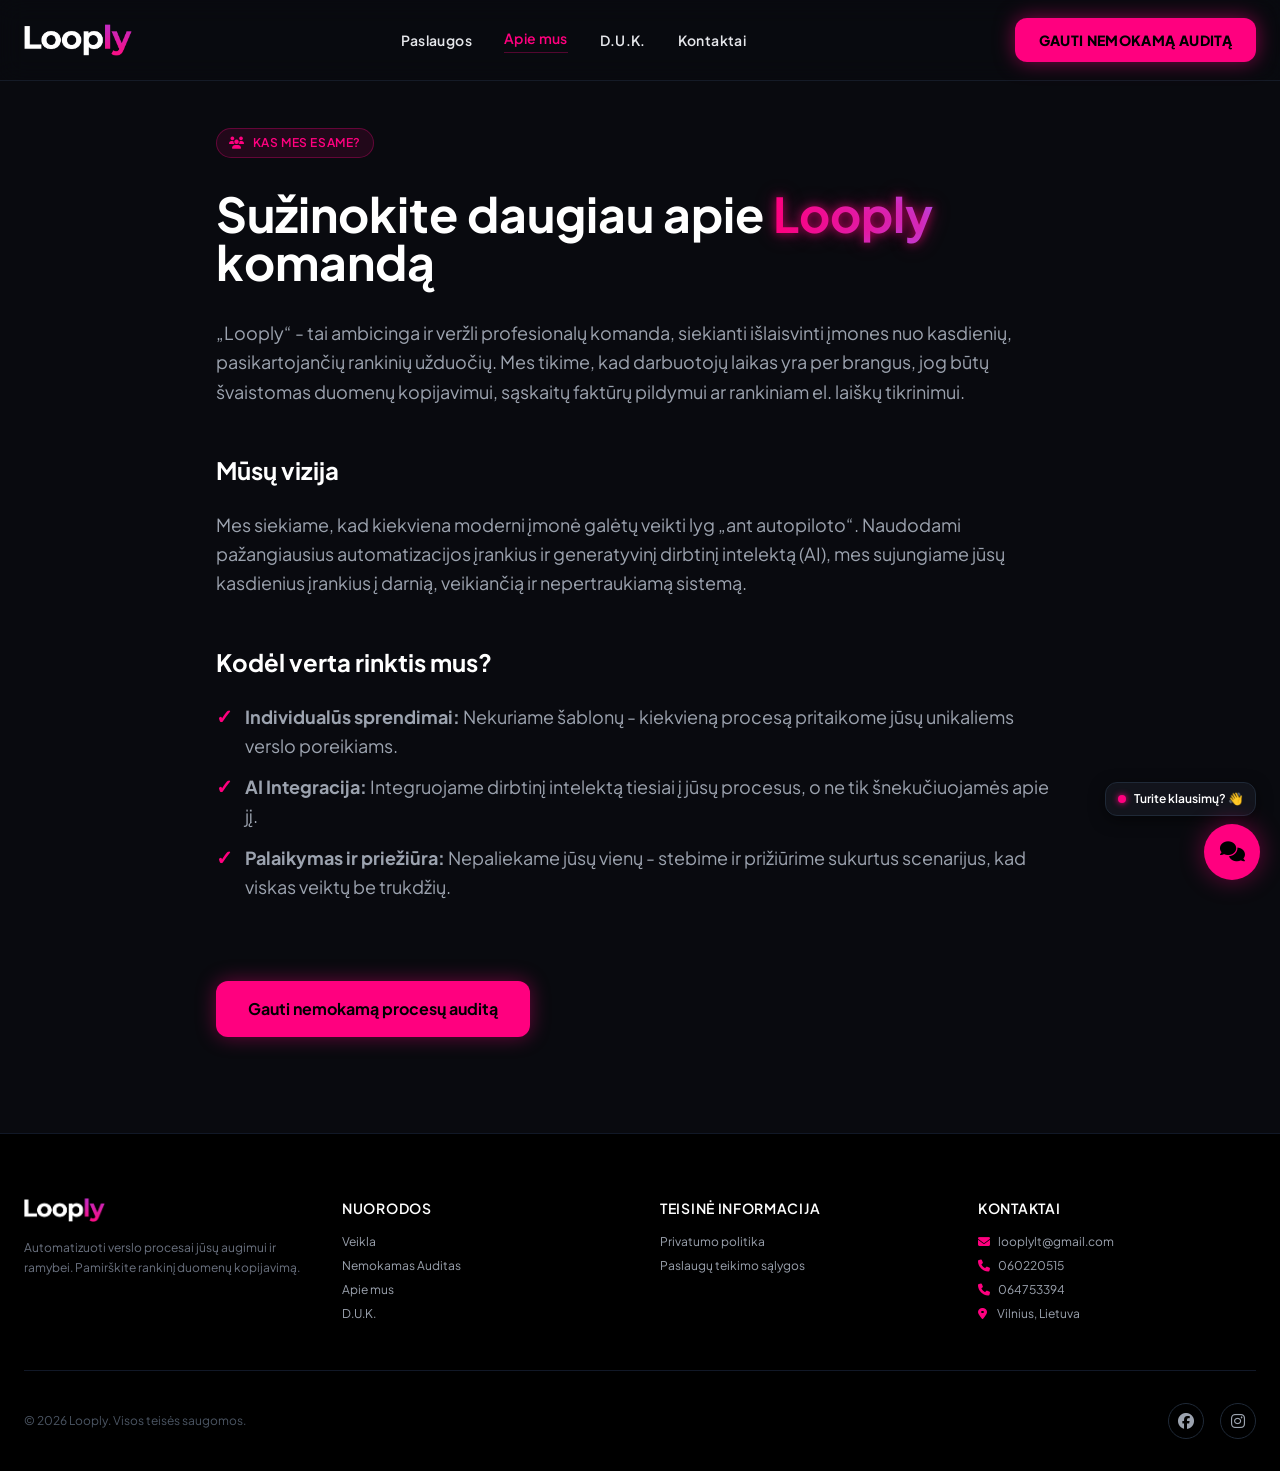
<file: apiemus.html>
<!DOCTYPE html>
<html lang="lt" class="scroll-smooth">
<head>
    <meta charset="UTF-8">
    <meta name="viewport" content="width=device-width, initial-scale=1.0">
    <title>Apie mus - Looply</title>
    <meta name="description" content="Susipažinkite su Looply komanda - verslo procesų automatizacijos scenarijų ir AI asistentų integracijos specialistais Lietuvoje.">
    <link rel="icon" href="data:image/svg+xml,%3Csvg xmlns=%27http://www.w3.org/2000/svg%27 viewBox=%270 0 100 100%27%3E%3Crect width=%27100%27 height=%27100%27 rx=%2722%27 fill=%27%23FF007F%27/%3E%3Ctext x=%2750%27 y=%2768%27 font-size=%2760%27 font-family=%27Arial,sans-serif%27 font-weight=%27800%27 fill=%27%23090A0F%27 text-anchor=%27middle%27%3EL%3C/text%3E%3C/svg%3E">
    <!-- Tailwind CSS (iš anksto sukompiliuotas, greitesnis ir patikimesnis nei CDN JIT) -->
    <link rel="stylesheet" href="looply-styles.css">
    <!-- Google Fonts & FontAwesome -->
    <link rel="preconnect" href="https://fonts.googleapis.com">
    <link rel="preconnect" href="https://cdnjs.cloudflare.com" crossorigin>
    <link href="https://fonts.googleapis.com/css2?family=Plus+Jakarta+Sans:wght@300;400;600;700&display=swap" rel="stylesheet">
    <link rel="stylesheet" href="https://cdnjs.cloudflare.com/ajax/libs/font-awesome/6.4.0/css/all.min.css">
    <style>
        /* Kad prisegtoji viršutinė juosta neuždengtų turinio šokant prie nuorodų (#faq, #atsiliepimai ir t.t.) */
        html { scroll-padding-top: 5.5rem; }
        /* Apsauga nuo automatinio priartinimo (zoom) iOS Safari, kai vartotojas paliečia įvesties lauką */
        @media (max-width: 640px) {
            input, textarea, select { font-size: 16px !important; }
        }
        .neon-glow {
            text-shadow: 0 0 10px rgba(255, 0, 127, 0.6), 0 0 20px rgba(255, 0, 127, 0.4);
        }
        @keyframes chatBounce {
            0%, 100% { transform: translateY(0); }
            50% { transform: translateY(-5px); }
        }
        .chat-dot {
            animation: chatBounce 1.2s infinite ease-in-out;
        }
    </style>
</head>
<body class="bg-darkBg text-gray-200 font-sans selection:bg-neonPink selection:text-white overflow-x-hidden opacity-0 transition-opacity duration-500 ease-in-out">

    <!-- NAVIGACIJA SU MOBILIU MENIU -->
    <header class="fixed top-0 w-full z-40 bg-darkBg/80 backdrop-blur-md border-b border-gray-800/60">
        <div class="max-w-7xl mx-auto px-6 h-20 flex items-center justify-between">
            <a href="index.html" class="flex items-center gap-2 hover:opacity-90 transition-opacity">
                <img src="looply-logo.png" alt="Looply" class="h-8 w-auto">
            </a>
            <!-- Kompiuterio Navigacija -->
            <nav class="hidden md:flex items-center gap-8 text-sm font-semibold tracking-wide">
                <a href="index.html#paslaugos" class="hover:text-neonPink transition-colors">Paslaugos</a>
                <a href="apiemus.html" class="text-neonPink border-b border-neonPink/30 pb-1">Apie mus</a>
                <a href="index.html#faq" class="hover:text-neonPink transition-colors">D.U.K.</a>
                <a href="index.html#kontaktai" class="hover:text-neonPink transition-colors">Kontaktai</a>
            </nav>
            <!-- Kompiuterio ryškus audito mygtukas -->
            <div class="hidden md:flex">
                <a href="auditas.html" class="bg-neonPink hover:bg-neonPinkHover text-black font-extrabold px-6 py-3 rounded-xl transition-all duration-300 hover:scale-105 shadow-[0_0_20px_rgba(255,0,127,0.5)] hover:shadow-[0_0_30px_rgba(255,0,127,0.8)] text-sm tracking-wide uppercase">Gauti Nemokamą Auditą</a>
            </div>
            
            <!-- Mobiliojo Meniu Mygtukas -->
            <button id="mobile-menu-btn" onclick="toggleMobileMenu()" class="md:hidden w-10 h-10 flex items-center justify-center text-white hover:text-neonPink transition-colors focus:outline-none" aria-label="Atidaryti meniu" aria-expanded="false" aria-controls="mobile-menu">
                <i id="mobile-menu-icon" class="fa-solid fa-bars text-2xl"></i>
            </button>
        </div>
        
        <!-- Išskleidžiamas Mobilusis Meniu -->
        <div id="mobile-menu" class="hidden md:hidden bg-darkBg/95 backdrop-blur-lg border-b border-gray-800 absolute top-20 left-0 w-full px-6 py-6 space-y-4 flex flex-col font-semibold shadow-2xl">
            <a href="index.html#paslaugos" onclick="toggleMobileMenu()" class="hover:text-neonPink transition-colors py-2 border-b border-gray-900/60">Paslaugos</a>
            <a href="apiemus.html" onclick="toggleMobileMenu()" class="text-neonPink py-2 border-b border-gray-900/60">Apie mus</a>
            <a href="index.html#faq" onclick="toggleMobileMenu()" class="hover:text-neonPink transition-colors py-2 border-b border-gray-900/60">D.U.K.</a>
            <a href="index.html#kontaktai" onclick="toggleMobileMenu()" class="hover:text-neonPink transition-colors py-2 mb-2">Kontaktai</a>
            <a href="auditas.html" class="bg-neonPink text-black font-extrabold px-5 py-3 rounded-xl text-center shadow-[0_0_20px_rgba(255,0,127,0.4)] text-sm w-full block uppercase tracking-wider">Gauti Nemokamą Auditą</a>
        </div>
    </header>

    <!-- APIE MUS TURINYS -->
    <main class="pt-32 pb-24 px-6 max-w-4xl mx-auto min-h-[80vh]">
        <div class="space-y-8">
            <div class="inline-flex items-center gap-2 px-3 py-1.5 rounded-full bg-neonPink/10 border border-neonPink/30 text-neonPink text-xs font-semibold tracking-wider uppercase">
                <i class="fa-solid fa-users"></i> Kas mes esame?
            </div>
            <h1 class="text-4xl sm:text-5xl font-bold text-white leading-tight">
                Sužinokite daugiau apie <span class="text-transparent bg-clip-text bg-gradient-to-r from-neonPink to-purple-500 neon-glow">Looply</span> komandą
            </h1>
            
            <div class="prose prose-invert text-gray-400 space-y-6 text-lg leading-relaxed">
                <p>
                    „Looply“ - tai ambicinga ir veržli profesionalų komanda, siekianti išlaisvinti įmones nuo kasdienių, pasikartojančių rankinių užduočių. Mes tikime, kad darbuotojų laikas yra per brangus, jog būtų švaistomas duomenų kopijavimui, sąskaitų faktūrų pildymui ar rankiniam el. laiškų tikrinimui.
                </p>
                
                <h2 class="text-2xl font-bold text-white pt-6">Mūsų vizija</h2>
                <p>
                    Mes siekiame, kad kiekviena moderni įmonė galėtų veikti lyg „ant autopiloto“. Naudodami pažangiausius automatizacijos įrankius ir generatyvinį dirbtinį intelektą (AI), mes sujungiame jūsų kasdienius įrankius į darnią, veikiančią ir nepertraukiamą sistemą.
                </p>

                <h2 class="text-2xl font-bold text-white pt-6">Kodėl verta rinktis mus?</h2>
                <ul class="space-y-3 list-none p-0">
                    <li class="flex items-start gap-3">
                        <span class="text-neonPink text-xl font-bold">✓</span>
                        <span><strong>Individualūs sprendimai:</strong> Nekuriame šablonų - kiekvieną procesą pritaikome jūsų unikaliems verslo poreikiams.</span>
                    </li>
                    <li class="flex items-start gap-3">
                        <span class="text-neonPink text-xl font-bold">✓</span>
                        <span><strong>AI Integracija:</strong> Integruojame dirbtinį intelektą tiesiai į jūsų procesus, o ne tik šnekučiuojamės apie jį.</span>
                    </li>
                    <li class="flex items-start gap-3">
                        <span class="text-neonPink text-xl font-bold">✓</span>
                        <span><strong>Palaikymas ir priežiūra:</strong> Nepaliekame jūsų vienų - stebime ir prižiūrime sukurtus scenarijus, kad viskas veiktų be trukdžių.</span>
                    </li>
                </ul>
            </div>

            <div class="pt-12">
                <a href="auditas.html" class="inline-block bg-neonPink hover:bg-neonPinkHover text-black font-bold px-8 py-4 rounded-xl transition-all shadow-[0_0_20px_rgba(255,0,127,0.4)] text-base">
                    Gauti nemokamą procesų auditą
                </a>
            </div>
        </div>
    </main>

    <!-- FOOTER -->
    <footer id="kontaktai" class="border-t border-gray-900 bg-black pt-16 pb-8 px-6">
        <div class="max-w-7xl mx-auto grid grid-cols-1 md:grid-cols-4 gap-10 mb-12">
            <div class="space-y-4">
                <a href="index.html" class="flex items-center gap-2 hover:opacity-90 transition-opacity w-fit">
                    <img src="looply-logo.png" alt="Looply" class="h-6 w-auto">
                </a>
                <p class="text-gray-500 text-xs leading-relaxed">Automatizuoti verslo procesai jūsų augimui ir ramybei. Pamirškite rankinį duomenų kopijavimą.</p>
            </div>
            <div>
                <h5 class="text-white text-sm font-semibold mb-4 tracking-wider uppercase">Nuorodos</h5>
                <ul class="space-y-2 text-xs text-gray-400">
                    <li><a href="index.html#paslaugos" class="hover:text-neonPink transition-colors">Veikla</a></li>
                    <li><a href="auditas.html" class="hover:text-neonPink transition-colors">Nemokamas Auditas</a></li>
                    <li><a href="apiemus.html" class="hover:text-neonPink transition-colors">Apie mus</a></li>
                    <li><a href="index.html#faq" class="hover:text-neonPink transition-colors">D.U.K.</a></li>
                </ul>
            </div>
            <div>
                <h5 class="text-white text-sm font-semibold mb-4 tracking-wider uppercase">Teisinė informacija</h5>
                <ul class="space-y-2 text-xs text-gray-400">
                    <li><a href="politika.html" class="hover:text-neonPink transition-colors">Privatumo politika</a></li>
                    <li><a href="salygos.html" class="hover:text-neonPink transition-colors">Paslaugų teikimo sąlygos</a></li>
                </ul>
            </div>
            <div>
                <h5 class="text-white text-sm font-semibold mb-4 tracking-wider uppercase">Kontaktai</h5>
                <ul class="space-y-2 text-xs text-gray-400">
                    <li><a href="mailto:looplylt@gmail.com" class="hover:text-neonPink transition-colors inline-flex items-center"><i class="fa-solid fa-envelope mr-2 text-neonPink"></i> looplylt@gmail.com</a></li>
                    <li><a href="tel:+37060220515" class="hover:text-neonPink transition-colors inline-flex items-center"><i class="fa-solid fa-phone mr-2 text-neonPink"></i> 060220515</a></li>
                    <li><a href="tel:+37064753394" class="hover:text-neonPink transition-colors inline-flex items-center"><i class="fa-solid fa-phone mr-2 text-neonPink"></i> 064753394</a></li>
                    <li><i class="fa-solid fa-location-dot mr-2 text-neonPink"></i> Vilnius, Lietuva</li>
                </ul>
            </div>
        </div>
        <div class="max-w-7xl mx-auto border-t border-gray-900 pt-8 flex flex-col sm:flex-row justify-between items-center gap-4 text-xs text-gray-600">
            <div>&copy; 2026 Looply. Visos teisės saugomos.</div>
            <div class="flex gap-4 text-sm">
                <a href="https://www.facebook.com/profile.php?id=61592665535578" target="_blank" rel="noopener noreferrer" aria-label="Looply Facebook" class="w-9 h-9 flex items-center justify-center rounded-full border border-gray-800 text-gray-400 hover:text-white hover:border-neonPink hover:bg-neonPink/10 hover:scale-110 transition-all duration-300"><i class="fa-brands fa-facebook text-base"></i></a>
                <a href="https://www.instagram.com/looply.lt/" target="_blank" rel="noopener noreferrer" aria-label="Looply Instagram" class="w-9 h-9 flex items-center justify-center rounded-full border border-gray-800 text-gray-400 hover:text-white hover:border-neonPink hover:bg-neonPink/10 hover:scale-110 transition-all duration-300"><i class="fa-brands fa-instagram text-base"></i></a>
            </div>
        </div>
    </footer>

    <!-- CHATBOTAS (Pridėtas ir pilnai pritaikytas „Apie mus“ puslapiui) -->
    <div class="fixed bottom-5 right-5 z-50 flex flex-col items-end select-none pointer-events-none">
        <div id="chat-window" class="opacity-0 translate-y-5 pointer-events-none transition-all duration-300 w-[calc(100vw-2.5rem)] sm:w-96 bg-darkCard border border-gray-800 rounded-2xl shadow-[0_10px_30px_rgba(0,0,0,0.6)] flex flex-col overflow-hidden mb-3">
            <div class="bg-neonPink text-black p-4 flex items-center justify-between">
                <div class="flex items-center gap-2.5">
                    <div class="relative w-8 h-8 rounded-full bg-gradient-to-br from-purple-500 to-neonPink flex items-center justify-center text-white font-black text-sm shrink-0">
                        L
                        <span class="absolute -bottom-0.5 -right-0.5 w-2.5 h-2.5 bg-green-500 rounded-full shadow-[0_0_6px_#22c55e] ring-2 ring-neonPink"></span>
                    </div>
                    <span class="font-bold text-sm">Looply AI Asistentas</span>
                </div>
                <button onclick="toggleChat()" class="w-8 h-8 flex items-center justify-center hover:opacity-70 transition-opacity"><i class="fa-solid fa-xmark text-lg"></i></button>
            </div>
            <div class="p-4 h-64 overflow-y-auto space-y-3 text-xs flex flex-col" id="chat-messages">
                <div class="bg-gray-800 text-gray-200 p-3 rounded-2xl rounded-tl-none max-w-[80%] self-start leading-relaxed">
                    Sveiki! 👋 Esu Looply AI chatbotas. Galiu atsakyti į klausimus apie jūsų verslo procesų automatizaciją arba padėti užsiregistruoti nemokamam auditui!
                </div>
            </div>
            <div class="p-3 border-t border-gray-800/60 bg-black/40 flex gap-2">
                <input type="text" id="chat-input" placeholder="Parašykite žinutę..." class="w-full bg-darkBg border border-gray-800 rounded-xl px-3 py-2 text-xs text-white focus:outline-none focus:border-neonPink" onkeypress="if(event.key === 'Enter') sendChatMessage()">
                <button onclick="sendChatMessage()" class="bg-neonPink text-black px-4 rounded-xl hover:bg-neonPinkHover transition-colors"><i class="fa-solid fa-paper-plane"></i></button>
            </div>
        </div>
        <div id="chat-prompt" class="pointer-events-auto hidden sm:flex bg-darkCard text-white border border-gray-800 text-xs font-semibold px-3 py-2 rounded-xl mb-2 mr-1 shadow-[0_4px_15px_rgba(0,0,0,0.5)] flex items-center gap-2 animate-bounce transition-all duration-300">
            <span class="w-2 h-2 rounded-full bg-neonPink shadow-[0_0_6px_#FF007F]"></span>
            <span>Turite klausimų? 👋</span>
        </div>
        <button onclick="toggleChat()" id="chat-btn" class="pointer-events-auto w-12 h-12 sm:w-14 sm:h-14 bg-neonPink text-black rounded-full flex items-center justify-center shadow-[0_0_25px_rgba(255,0,127,0.4)] hover:scale-105 active:scale-95 transition-transform duration-300">
            <i id="chat-icon" class="fa-solid fa-comments text-xl transition-transform duration-300"></i>
        </button>
    </div>

    <!-- LOOPLY AI ASISTENTO ŽINIŲ BAZĖ -->
    <script src="looply-chatbot.js"></script>

    <script>
        // MOBILAUS MENIU FUNKCIJA
        let isMobileMenuOpen = false;
        function toggleMobileMenu() {
            const mobileMenu = document.getElementById('mobile-menu');
            const icon = document.getElementById('mobile-menu-icon');
            const btn = document.getElementById('mobile-menu-btn');
            isMobileMenuOpen = !isMobileMenuOpen;
            if (isMobileMenuOpen) {
                mobileMenu.classList.remove('hidden');
                icon.className = "fa-solid fa-xmark text-2xl";
                if (btn) { btn.setAttribute('aria-expanded', 'true'); btn.setAttribute('aria-label', 'Uždaryti meniu'); }
            } else {
                mobileMenu.classList.add('hidden');
                icon.className = "fa-solid fa-bars text-2xl";
                if (btn) { btn.setAttribute('aria-expanded', 'false'); btn.setAttribute('aria-label', 'Atidaryti meniu'); }
            }
        }

        // SKLANDUS PUSLAPIŲ PERĖJIMAS (FADE EFFECT)
        window.addEventListener('pageshow', () => {
            document.body.classList.remove('opacity-0');
        });

        document.querySelectorAll('a').forEach(link => {
            const href = link.getAttribute('href');
            if (href && href.endsWith('.html') && !href.startsWith('#')) {
                link.addEventListener('click', (e) => {
                    e.preventDefault();
                    document.body.classList.add('opacity-0');
                    setTimeout(() => {
                        window.location.href = href;
                    }, 500); 
                });
            }
        });

        // CHATBOTO FUNKCIONALUMAS
        let isChatOpen = false;
        function toggleChat() {
            const chatWindow = document.getElementById('chat-window');
            const chatPrompt = document.getElementById('chat-prompt');
            const chatIcon = document.getElementById('chat-icon');
            isChatOpen = !isChatOpen;
            if (isChatOpen) {
                chatWindow.classList.remove('opacity-0', 'translate-y-5', 'pointer-events-none');
                chatWindow.classList.add('opacity-100', 'translate-y-0', 'pointer-events-auto');
                chatPrompt.classList.add('opacity-0', 'scale-95', 'pointer-events-none');
                chatPrompt.classList.remove('pointer-events-auto');
                chatIcon.style.transform = 'rotate(180deg)';
                setTimeout(() => chatIcon.className = "fa-solid fa-chevron-down text-xl", 150);
            } else {
                chatWindow.classList.add('opacity-0', 'translate-y-5', 'pointer-events-none');
                chatWindow.classList.remove('opacity-100', 'translate-y-0', 'pointer-events-auto');
                chatPrompt.classList.remove('opacity-0', 'scale-95', 'pointer-events-none');
                chatPrompt.classList.add('pointer-events-auto');
                chatIcon.style.transform = 'rotate(0deg)';
                setTimeout(() => chatIcon.className = "fa-solid fa-comments text-xl", 150);
            }
        }

        function sendChatMessage() {
            const input = document.getElementById('chat-input');
            const messageText = input.value.trim();
            if (!messageText) return;
            const messagesContainer = document.getElementById('chat-messages');

            // Vartotojo žinutė
            const userDiv = document.createElement('div');
            userDiv.className = "bg-neonPink text-black p-3 rounded-2xl rounded-tr-none max-w-[80%] self-end font-medium shadow-sm";
            userDiv.innerText = messageText;
            messagesContainer.appendChild(userDiv);
            input.value = '';
            messagesContainer.scrollTop = messagesContainer.scrollHeight;

            // Rašymo indikatorius (typing indicator)
            const typingBubble = document.createElement('div');
            typingBubble.className = "bg-gray-800 text-gray-400 p-3 rounded-2xl rounded-tl-none max-w-[60px] self-start flex items-center justify-center gap-1 shadow-sm mt-1";
            typingBubble.innerHTML = `
                <span class="w-1.5 h-1.5 bg-gray-400 rounded-full chat-dot" style="animation-delay: 0s"></span>
                <span class="w-1.5 h-1.5 bg-gray-400 rounded-full chat-dot" style="animation-delay: 0.2s"></span>
                <span class="w-1.5 h-1.5 bg-gray-400 rounded-full chat-dot" style="animation-delay: 0.4s"></span>
            `;
            messagesContainer.appendChild(typingBubble);
            messagesContainer.scrollTop = messagesContainer.scrollHeight;

            // Roboto atsakymas po 1.5s
            setTimeout(() => {
                messagesContainer.removeChild(typingBubble);
                const botDiv = document.createElement('div');
                botDiv.className = "bg-gray-800 text-gray-200 p-3 rounded-2xl rounded-tl-none max-w-[80%] self-start leading-relaxed shadow-sm";
                botDiv.innerText = (window.LooplyBot ? window.LooplyBot.getAnswer(messageText) : "Puikus klausimas! Norėdami gauti tikslų sprendimą jūsų sistemoms, spauskite puslapio viršuje esantį mygtuką 'Gauti auditą' ir pasirinkite laiką pokalbiui.");
                messagesContainer.appendChild(botDiv);
                messagesContainer.scrollTop = messagesContainer.scrollHeight;
            }, 900 + Math.random() * 500);
        }
    </script>
</body>
</html>
</file>
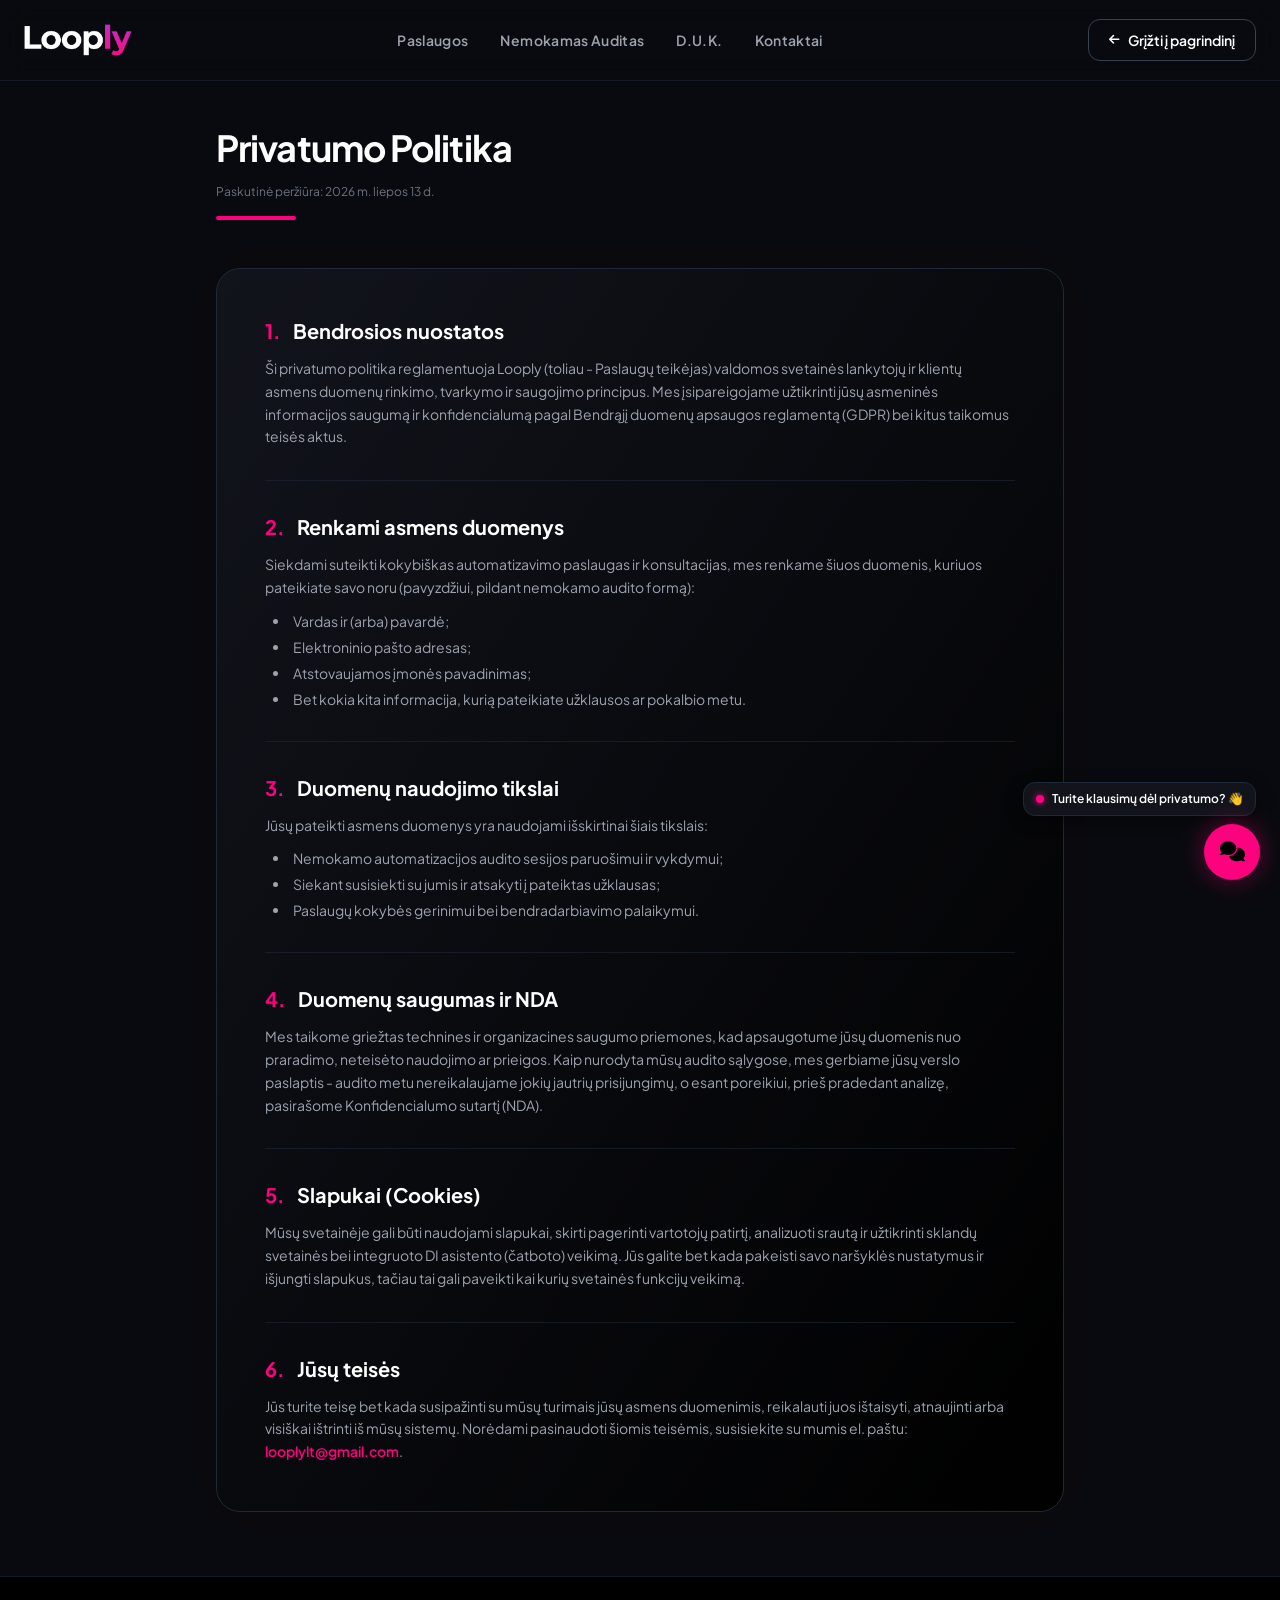
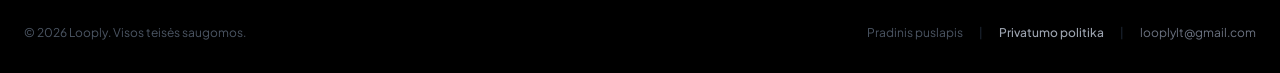
<file: politika.html>
<!DOCTYPE html>
<html lang="lt">
<head>
    <meta charset="UTF-8">
    <meta name="viewport" content="width=device-width, initial-scale=1.0">
    <title>Privatumo Politika - Looply</title>
    <meta name="description" content="Looply privatumo politika - sužinokite, kaip renkame, naudojame ir saugome jūsų asmens duomenis.">
    <link rel="icon" href="data:image/svg+xml,%3Csvg xmlns=%27http://www.w3.org/2000/svg%27 viewBox=%270 0 100 100%27%3E%3Crect width=%27100%27 height=%27100%27 rx=%2722%27 fill=%27%23FF007F%27/%3E%3Ctext x=%2750%27 y=%2768%27 font-size=%2760%27 font-family=%27Arial,sans-serif%27 font-weight=%27800%27 fill=%27%23090A0F%27 text-anchor=%27middle%27%3EL%3C/text%3E%3C/svg%3E">
    <!-- Tailwind CSS (iš anksto sukompiliuotas, greitesnis ir patikimesnis nei CDN JIT) -->
    <link rel="stylesheet" href="looply-styles.css">
    <!-- Google Fonts & FontAwesome -->
    <link rel="preconnect" href="https://fonts.googleapis.com">
    <link rel="preconnect" href="https://cdnjs.cloudflare.com" crossorigin>
    <link href="https://fonts.googleapis.com/css2?family=Plus+Jakarta+Sans:wght@300;400;600;700&display=swap" rel="stylesheet">
    <link rel="stylesheet" href="https://cdnjs.cloudflare.com/ajax/libs/font-awesome/6.4.0/css/all.min.css">
    <style>
        /* Kad prisegtoji viršutinė juosta neuždengtų turinio šokant prie nuorodų (#faq, #atsiliepimai ir t.t.) */
        html { scroll-padding-top: 5.5rem; }
        /* Apsauga nuo automatinio priartinimo (zoom) iOS Safari, kai vartotojas paliečia įvesties lauką */
        @media (max-width: 640px) {
            input, textarea, select { font-size: 16px !important; }
        }
        .neon-glow {
            text-shadow: 0 0 10px rgba(255, 0, 127, 0.6), 0 0 20px rgba(255, 0, 127, 0.4);
        }
        @keyframes chatBounce {
            0%, 100% { transform: translateY(0); }
            50% { transform: translateY(-5px); }
        }
        .chat-dot {
            animation: chatBounce 1.2s infinite ease-in-out;
        }
    </style>
</head>
<body class="bg-darkBg text-gray-200 font-sans selection:bg-neonPink selection:text-white overflow-x-hidden">

    <!-- PILNA NAVIGACIJA -->
    <header class="fixed top-0 w-full z-40 bg-darkBg/80 backdrop-blur-md border-b border-gray-800/60">
        <div class="max-w-7xl mx-auto px-6 h-20 flex items-center justify-between">
            <a href="index.html" class="flex items-center gap-2 hover:opacity-90 transition-opacity">
                <img src="looply-logo.png" alt="Looply" class="h-8 w-auto">
            </a>
            <nav class="hidden md:flex items-center gap-8 text-sm font-semibold tracking-wide">
                <a href="index.html#paslaugos" class="text-gray-400 hover:text-neonPink transition-colors">Paslaugos</a>
                <a href="auditas.html" class="text-gray-400 hover:text-neonPink transition-colors">Nemokamas Auditas</a>
                <a href="index.html#faq" class="text-gray-400 hover:text-neonPink transition-colors">D.U.K.</a>
                <a href="index.html#kontaktai" class="text-gray-400 hover:text-neonPink transition-colors">Kontaktai</a>
            </nav>
            <a href="index.html" class="hidden md:flex border border-gray-700 hover:border-neonPink text-white font-semibold px-5 py-2.5 rounded-xl transition-all text-sm items-center gap-2">
                <i class="fa-solid fa-arrow-left text-xs"></i> Grįžti į pagrindinį
            </a>

            <button id="mobile-menu-btn" onclick="toggleMobileMenu()" class="md:hidden w-10 h-10 flex items-center justify-center text-white hover:text-neonPink transition-colors focus:outline-none" aria-label="Atidaryti meniu" aria-expanded="false" aria-controls="mobile-menu">
                <i id="mobile-menu-icon" class="fa-solid fa-bars text-2xl"></i>
            </button>
        </div>

        <div id="mobile-menu" class="hidden md:hidden bg-darkBg/95 backdrop-blur-lg border-b border-gray-800 absolute top-20 left-0 w-full px-6 py-6 space-y-4 flex flex-col font-semibold shadow-2xl">
            <a href="index.html#paslaugos" onclick="toggleMobileMenu()" class="hover:text-neonPink transition-colors py-2 border-b border-gray-900/60">Paslaugos</a>
            <a href="auditas.html" onclick="toggleMobileMenu()" class="hover:text-neonPink transition-colors py-2 border-b border-gray-900/60">Nemokamas Auditas</a>
            <a href="index.html#faq" onclick="toggleMobileMenu()" class="hover:text-neonPink transition-colors py-2 border-b border-gray-900/60">D.U.K.</a>
            <a href="index.html#kontaktai" onclick="toggleMobileMenu()" class="hover:text-neonPink transition-colors py-2 mb-2">Kontaktai</a>
            <a href="index.html" class="border border-gray-700 text-white font-semibold px-5 py-3 rounded-xl text-center text-sm w-full block">Grįžti į pagrindinį</a>
        </div>
    </header>

    <!-- PRIVATUMO POLITIKOS TURINYS -->
    <main class="pt-32 pb-16 px-6 max-w-4xl mx-auto">
        <div class="space-y-4 mb-12 text-center md:text-left">
            <h1 class="text-3xl sm:text-4xl font-bold text-white tracking-tight">Privatumo Politika</h1>
            <p class="text-gray-500 text-xs">Paskutinė peržiūra: 2026 m. liepos 13 d.</p>
            <div class="h-1 w-20 bg-neonPink rounded-full mx-auto md:mx-0 mt-4"></div>
        </div>

        <div class="space-y-8 bg-gradient-to-br from-darkCard to-black border border-gray-800 rounded-3xl p-8 md:p-12 shadow-[0_0_50px_rgba(255,0,127,0.02)]">
            
            <section class="space-y-3">
                <h2 class="text-xl font-bold text-white flex items-center gap-3">
                    <span class="text-neonPink">1.</span> Bendrosios nuostatos
                </h2>
                <p class="text-gray-400 text-sm leading-relaxed">
                    Ši privatumo politika reglamentuoja Looply (toliau - Paslaugų teikėjas) valdomos svetainės lankytojų ir klientų asmens duomenų rinkimo, tvarkymo ir saugojimo principus. Mes įsipareigojame užtikrinti jūsų asmeninės informacijos saugumą ir konfidencialumą pagal Bendrąjį duomenų apsaugos reglamentą (GDPR) bei kitus taikomus teisės aktus.
                </p>
            </section>

            <hr class="border-gray-800/60">

            <section class="space-y-3">
                <h2 class="text-xl font-bold text-white flex items-center gap-3">
                    <span class="text-neonPink">2.</span> Renkami asmens duomenys
                </h2>
                <p class="text-gray-400 text-sm leading-relaxed">
                    Siekdami suteikti kokybiškas automatizavimo paslaugas ir konsultacijas, mes renkame šiuos duomenis, kuriuos pateikiate savo noru (pavyzdžiui, pildant nemokamo audito formą):
                </p>
                <ul class="list-disc list-inside text-gray-400 text-sm space-y-1.5 pl-2">
                    <li>Vardas ir (arba) pavardė;</li>
                    <li>Elektroninio pašto adresas;</li>
                    <li>Atstovaujamos įmonės pavadinimas;</li>
                    <li>Bet kokia kita informacija, kurią pateikiate užklausos ar pokalbio metu.</li>
                </ul>
            </section>

            <hr class="border-gray-800/60">

            <section class="space-y-3">
                <h2 class="text-xl font-bold text-white flex items-center gap-3">
                    <span class="text-neonPink">3.</span> Duomenų naudojimo tikslai
                </h2>
                <p class="text-gray-400 text-sm leading-relaxed">
                    Jūsų pateikti asmens duomenys yra naudojami išskirtinai šiais tikslais:
                </p>
                <ul class="list-disc list-inside text-gray-400 text-sm space-y-1.5 pl-2">
                    <li>Nemokamo automatizacijos audito sesijos paruošimui ir vykdymui;</li>
                    <li>Siekant susisiekti su jumis ir atsakyti į pateiktas užklausas;</li>
                    <li>Paslaugų kokybės gerinimui bei bendradarbiavimo palaikymui.</li>
                </ul>
            </section>

            <hr class="border-gray-800/60">

            <section class="space-y-3">
                <h2 class="text-xl font-bold text-white flex items-center gap-3">
                    <span class="text-neonPink">4.</span> Duomenų saugumas ir NDA
                </h2>
                <p class="text-gray-400 text-sm leading-relaxed">
                    Mes taikome griežtas technines ir organizacines saugumo priemones, kad apsaugotume jūsų duomenis nuo praradimo, neteisėto naudojimo ar prieigos. Kaip nurodyta mūsų audito sąlygose, mes gerbiame jūsų verslo paslaptis - audito metu nereikalaujame jokių jautrių prisijungimų, o esant poreikiui, prieš pradedant analizę, pasirašome Konfidencialumo sutartį (NDA).
                </p>
            </section>

            <hr class="border-gray-800/60">

            <section class="space-y-3">
                <h2 class="text-xl font-bold text-white flex items-center gap-3">
                    <span class="text-neonPink">5.</span> Slapukai (Cookies)
                </h2>
                <p class="text-gray-400 text-sm leading-relaxed">
                    Mūsų svetainėje gali būti naudojami slapukai, skirti pagerinti vartotojų patirtį, analizuoti srautą ir užtikrinti sklandų svetainės bei integruoto DI asistento (čatboto) veikimą. Jūs galite bet kada pakeisti savo naršyklės nustatymus ir išjungti slapukus, tačiau tai gali paveikti kai kurių svetainės funkcijų veikimą.
                </p>
            </section>

            <hr class="border-gray-800/60">

            <section class="space-y-3">
                <h2 class="text-xl font-bold text-white flex items-center gap-3">
                    <span class="text-neonPink">6.</span> Jūsų teisės
                </h2>
                <p class="text-gray-400 text-sm leading-relaxed">
                    Jūs turite teisę bet kada susipažinti su mūsų turimais jūsų asmens duomenimis, reikalauti juos ištaisyti, atnaujinti arba visiškai ištrinti iš mūsų sistemų. Norėdami pasinaudoti šiomis teisėmis, susisiekite su mumis el. paštu: <span class="text-neonPink font-semibold">looplylt@gmail.com</span>.
                </p>
            </section>

        </div>
    </main>

    <!-- FOOTER -->
    <footer class="border-t border-gray-900 bg-black pt-12 pb-8 px-6">
        <div class="max-w-7xl mx-auto flex flex-col sm:flex-row justify-between items-center gap-4 text-xs text-gray-600">
            <div>&copy; 2026 Looply. Visos teisės saugomos.</div>
            <div class="flex gap-4">
                <a href="index.html" class="hover:text-neonPink transition-colors">Pradinis puslapis</a>
                <span class="text-gray-800">|</span>
                <span class="text-gray-400 font-medium">Privatumo politika</span>
                <span class="text-gray-800">|</span>
                <span class="text-gray-500">looplylt@gmail.com</span>
            </div>
        </div>
    </footer>

    <!-- ČATBOTAS -->
    <div class="fixed bottom-5 right-5 z-50 flex flex-col items-end select-none pointer-events-none">
        <div id="chat-window" class="opacity-0 translate-y-5 pointer-events-none transition-all duration-300 w-[calc(100vw-2.5rem)] sm:w-96 bg-darkCard border border-gray-800 rounded-2xl shadow-[0_10px_30px_rgba(0,0,0,0.6)] flex flex-col overflow-hidden mb-3">
            <div class="bg-neonPink text-black p-4 flex items-center justify-between">
                <div class="flex items-center gap-2.5">
                    <div class="relative w-8 h-8 rounded-full bg-gradient-to-br from-purple-500 to-neonPink flex items-center justify-center text-white font-black text-sm shrink-0">
                        L
                        <span class="absolute -bottom-0.5 -right-0.5 w-2.5 h-2.5 bg-green-500 rounded-full shadow-[0_0_6px_#22c55e] ring-2 ring-neonPink"></span>
                    </div>
                    <span class="font-bold text-sm">Looply AI Asistentas</span>
                </div>
                <button onclick="toggleChat()" class="w-8 h-8 flex items-center justify-center hover:opacity-70 transition-opacity"><i class="fa-solid fa-xmark text-lg"></i></button>
            </div>
            <div class="p-4 h-64 overflow-y-auto space-y-3 text-xs flex flex-col" id="chat-messages">
                <div class="bg-gray-800 text-gray-200 p-3 rounded-2xl rounded-tl-none max-w-[80%] self-start leading-relaxed">
                    Sveiki! Čia galite susipažinti su mūsų privatumo taisyklėmis. Esame visiškai atviri - jūsų duomenys su trečiosiomis šalimis niekada nebus dalinami. Turite klausimų?
                </div>
            </div>
            <div class="p-3 border-t border-gray-800/60 bg-black/40 flex gap-2">
                <input type="text" id="chat-input" placeholder="Parašykite žinutę..." class="w-full bg-darkBg border border-gray-800 rounded-xl px-3 py-2 text-xs text-white focus:outline-none focus:border-neonPink" onkeypress="if(event.key === 'Enter') sendChatMessage()">
                <button onclick="sendChatMessage()" class="bg-neonPink text-black px-4 rounded-xl hover:bg-neonPinkHover transition-colors"><i class="fa-solid fa-paper-plane"></i></button>
            </div>
        </div>
        <div id="chat-prompt" class="pointer-events-auto hidden sm:flex bg-darkCard text-white border border-gray-800 text-xs font-semibold px-3 py-2 rounded-xl mb-2 mr-1 shadow-[0_4px_15px_rgba(0,0,0,0.5)] flex items-center gap-2 animate-bounce transition-all duration-300">
            <span class="w-2 h-2 rounded-full bg-neonPink shadow-[0_0_6px_#FF007F]"></span>
            <span>Turite klausimų dėl privatumo? 👋</span>
        </div>
        <button onclick="toggleChat()" id="chat-btn" class="pointer-events-auto w-12 h-12 sm:w-14 sm:h-14 bg-neonPink text-black rounded-full flex items-center justify-center shadow-[0_0_25px_rgba(255,0,127,0.4)] hover:scale-105 active:scale-95 transition-transform duration-300">
            <i id="chat-icon" class="fa-solid fa-comments text-xl transition-transform duration-300"></i>
        </button>
    </div>

    <!-- LOOPLY AI ASISTENTO ŽINIŲ BAZĖ -->
    <script src="looply-chatbot.js"></script>

    <script>
        let isMobileMenuOpen = false;
        function toggleMobileMenu() {
            const mobileMenu = document.getElementById('mobile-menu');
            const icon = document.getElementById('mobile-menu-icon');
            const btn = document.getElementById('mobile-menu-btn');
            isMobileMenuOpen = !isMobileMenuOpen;
            if (isMobileMenuOpen) {
                mobileMenu.classList.remove('hidden');
                icon.className = "fa-solid fa-xmark text-2xl";
                if (btn) { btn.setAttribute('aria-expanded', 'true'); btn.setAttribute('aria-label', 'Uždaryti meniu'); }
            } else {
                mobileMenu.classList.add('hidden');
                icon.className = "fa-solid fa-bars text-2xl";
                if (btn) { btn.setAttribute('aria-expanded', 'false'); btn.setAttribute('aria-label', 'Atidaryti meniu'); }
            }
        }

        let isChatOpen = false;
        function toggleChat() {
            const chatWindow = document.getElementById('chat-window');
            const chatPrompt = document.getElementById('chat-prompt');
            const chatIcon = document.getElementById('chat-icon');
            isChatOpen = !isChatOpen;
            if (isChatOpen) {
                chatWindow.classList.remove('opacity-0', 'translate-y-5', 'pointer-events-none');
                chatWindow.classList.add('opacity-100', 'translate-y-0', 'pointer-events-auto');
                chatPrompt.classList.add('opacity-0', 'scale-95', 'pointer-events-none');
                chatPrompt.classList.remove('pointer-events-auto');
                chatIcon.style.transform = 'rotate(180deg)';
                setTimeout(() => chatIcon.className = "fa-solid fa-chevron-down text-xl", 150);
            } else {
                chatWindow.classList.add('opacity-0', 'translate-y-5', 'pointer-events-none');
                chatWindow.classList.remove('opacity-100', 'translate-y-0', 'pointer-events-auto');
                chatPrompt.classList.remove('opacity-0', 'scale-95', 'pointer-events-none');
                chatPrompt.classList.add('pointer-events-auto');
                chatIcon.style.transform = 'rotate(0deg)';
                setTimeout(() => chatIcon.className = "fa-solid fa-comments text-xl", 150);
            }
        }

        function sendChatMessage() {
            const input = document.getElementById('chat-input');
            const messageText = input.value.trim();
            if (!messageText) return;
            const messagesContainer = document.getElementById('chat-messages');

            const userDiv = document.createElement('div');
            userDiv.className = "bg-neonPink text-black p-3 rounded-2xl rounded-tr-none max-w-[80%] self-end font-medium shadow-sm";
            userDiv.innerText = messageText;
            messagesContainer.appendChild(userDiv);
            input.value = '';
            messagesContainer.scrollTop = messagesContainer.scrollHeight;

            const typingBubble = document.createElement('div');
            typingBubble.className = "bg-gray-800 text-gray-400 p-3 rounded-2xl rounded-tl-none max-w-[60px] self-start flex items-center justify-center gap-1 shadow-sm mt-1";
            typingBubble.innerHTML = `
                <span class="w-1.5 h-1.5 bg-gray-400 rounded-full chat-dot" style="animation-delay: 0s"></span>
                <span class="w-1.5 h-1.5 bg-gray-400 rounded-full chat-dot" style="animation-delay: 0.2s"></span>
                <span class="w-1.5 h-1.5 bg-gray-400 rounded-full chat-dot" style="animation-delay: 0.4s"></span>
            `;
            messagesContainer.appendChild(typingBubble);
            messagesContainer.scrollTop = messagesContainer.scrollHeight;

            setTimeout(() => {
                messagesContainer.removeChild(typingBubble);
                const botDiv = document.createElement('div');
                botDiv.className = "bg-gray-800 text-gray-200 p-3 rounded-2xl rounded-tl-none max-w-[80%] self-start leading-relaxed shadow-sm";
                botDiv.innerText = (window.LooplyBot ? window.LooplyBot.getAnswer(messageText) : "Dėkoju už žinutę. Jeigu turite teisinių ar specifinių klausimų dėl duomenų saugumo, galite juos atsiųsti mums tiesiogiai el. paštu looplylt@gmail.com.");
                messagesContainer.appendChild(botDiv);
                messagesContainer.scrollTop = messagesContainer.scrollHeight;
            }, 900 + Math.random() * 500);
        }
    </script>
</body>
</html>
</file>
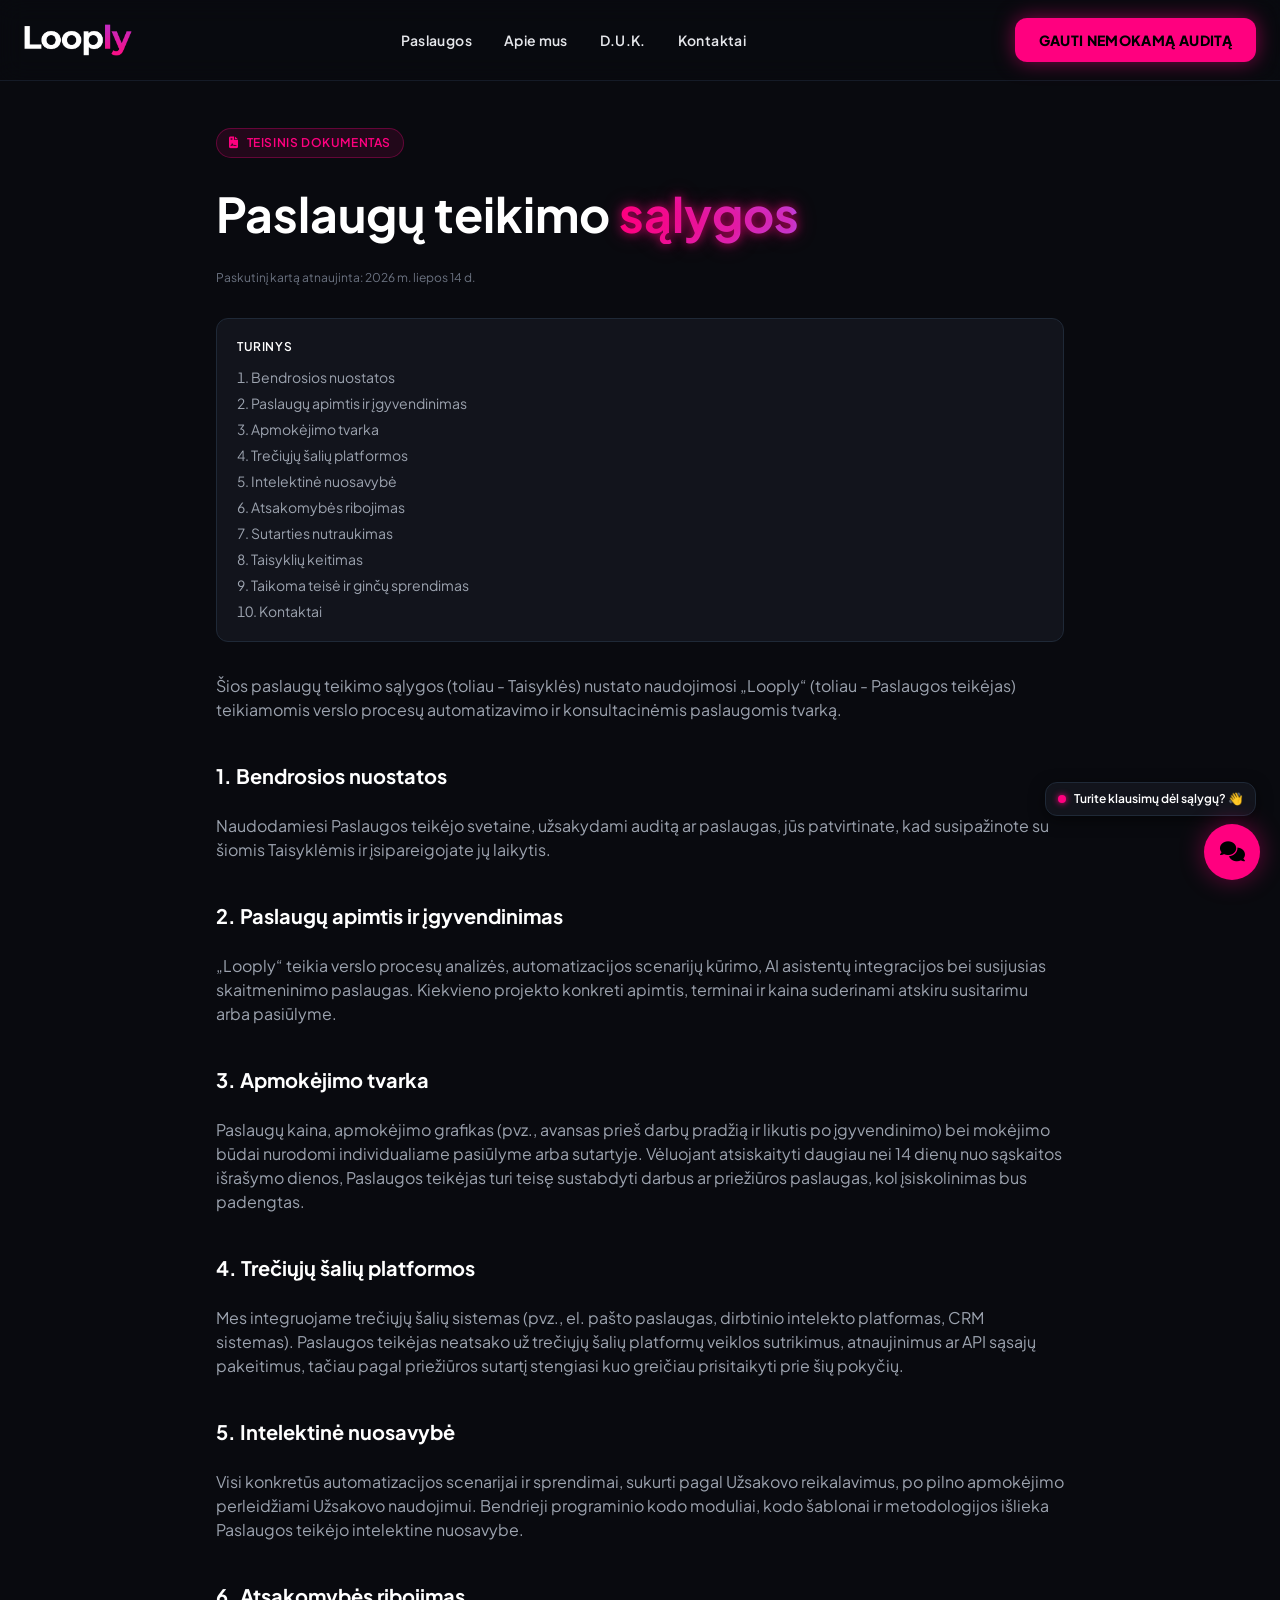
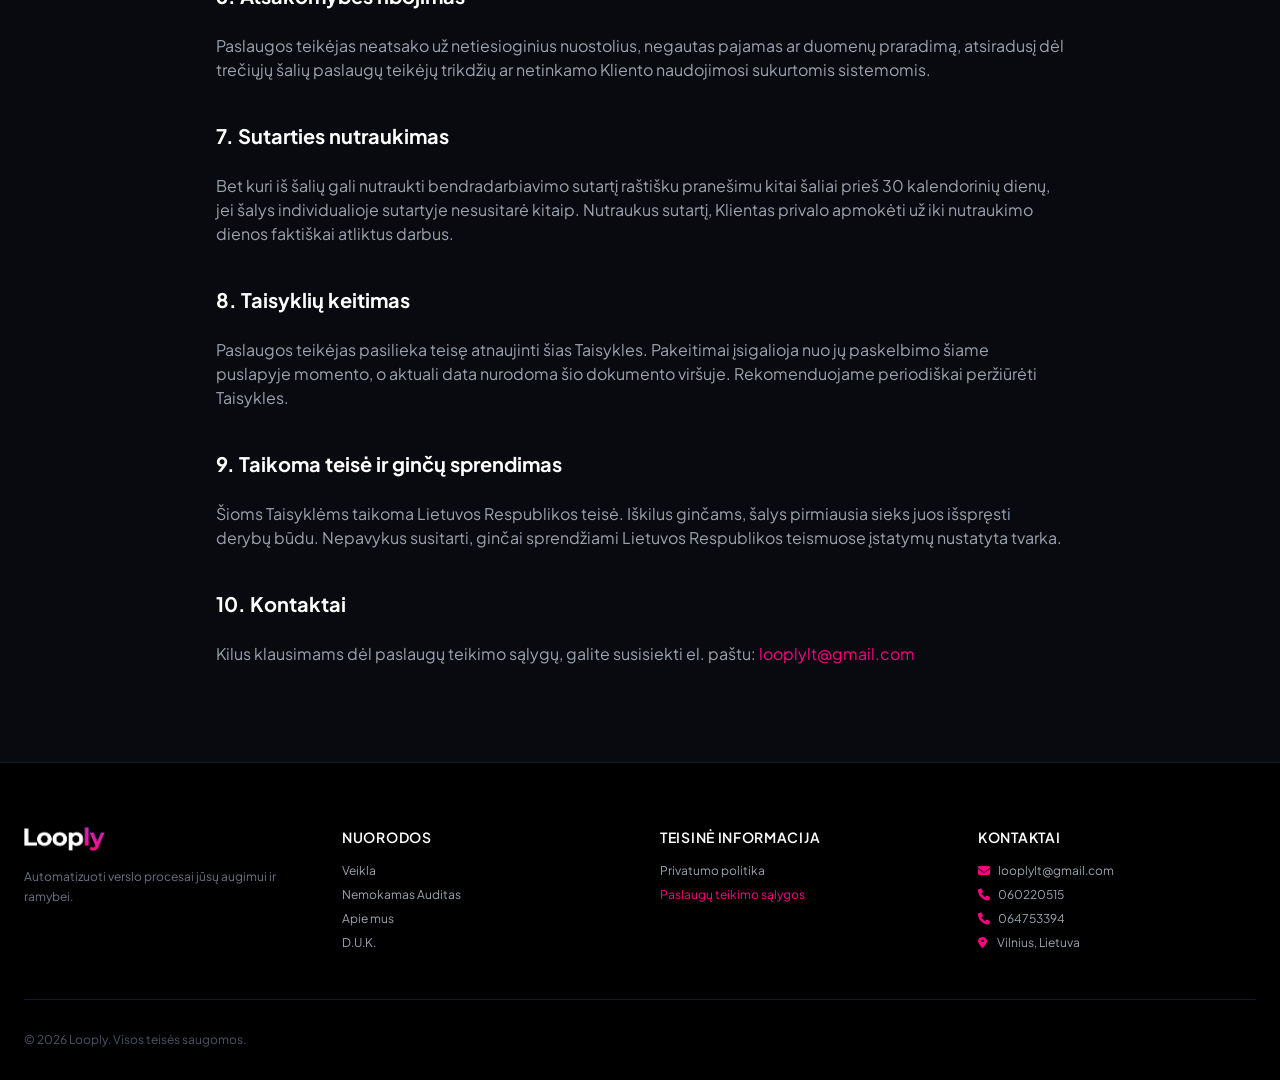
<file: salygos.html>
<!DOCTYPE html>
<html lang="lt" class="scroll-smooth">
<head>
    <meta charset="UTF-8">
    <meta name="viewport" content="width=device-width, initial-scale=1.0">
    <title>Paslaugų teikimo sąlygos - Looply</title>
    <meta name="description" content="Looply paslaugų teikimo sąlygos - susipažinkite su verslo procesų automatizavimo ir konsultacinių paslaugų teikimo tvarka.">
    <link rel="icon" href="data:image/svg+xml,%3Csvg xmlns=%27http://www.w3.org/2000/svg%27 viewBox=%270 0 100 100%27%3E%3Crect width=%27100%27 height=%27100%27 rx=%2722%27 fill=%27%23FF007F%27/%3E%3Ctext x=%2750%27 y=%2768%27 font-size=%2760%27 font-family=%27Arial,sans-serif%27 font-weight=%27800%27 fill=%27%23090A0F%27 text-anchor=%27middle%27%3EL%3C/text%3E%3C/svg%3E">
    <!-- Tailwind CSS (iš anksto sukompiliuotas, greitesnis ir patikimesnis nei CDN JIT) -->
    <link rel="stylesheet" href="looply-styles.css">
    <link rel="preconnect" href="https://fonts.googleapis.com">
    <link rel="preconnect" href="https://cdnjs.cloudflare.com" crossorigin>
    <link href="https://fonts.googleapis.com/css2?family=Plus+Jakarta+Sans:wght@300;400;600;700&display=swap" rel="stylesheet">
    <link rel="stylesheet" href="https://cdnjs.cloudflare.com/ajax/libs/font-awesome/6.4.0/css/all.min.css">
    
    <style>
        /* Kad prisegtoji viršutinė juosta neuždengtų turinio šokant prie nuorodų (#faq, #atsiliepimai ir t.t.) */
        html { scroll-padding-top: 5.5rem; }
        /* Apsauga nuo automatinio priartinimo (zoom) iOS Safari, kai vartotojas paliečia įvesties lauką */
        @media (max-width: 640px) {
            input, textarea, select { font-size: 16px !important; }
        }
        .neon-glow {
            text-shadow: 0 0 10px rgba(255, 0, 127, 0.6), 0 0 20px rgba(255, 0, 127, 0.4);
        }
        @keyframes chatBounce {
            0%, 100% { transform: translateY(0); }
            50% { transform: translateY(-5px); }
        }
        .chat-dot {
            animation: chatBounce 1.2s infinite ease-in-out;
        }
    </style>
</head>
<body class="bg-darkBg text-gray-200 font-sans selection:bg-neonPink selection:text-white overflow-x-hidden opacity-0 transition-opacity duration-500 ease-in-out">

    <header class="fixed top-0 w-full z-40 bg-darkBg/80 backdrop-blur-md border-b border-gray-800/60">
        <div class="max-w-7xl mx-auto px-6 h-20 flex items-center justify-between">
            <a href="index.html" class="flex items-center gap-2 hover:opacity-90 transition-opacity">
                <img src="looply-logo.png" alt="Looply" class="h-8 w-auto">
            </a>
            <nav class="hidden md:flex items-center gap-8 text-sm font-semibold tracking-wide">
                <a href="index.html#paslaugos" class="hover:text-neonPink transition-colors">Paslaugos</a>
                <a href="apiemus.html" class="hover:text-neonPink transition-colors">Apie mus</a>
                <a href="index.html#faq" class="hover:text-neonPink transition-colors">D.U.K.</a>
                <a href="index.html#kontaktai" class="hover:text-neonPink transition-colors">Kontaktai</a>
            </nav>
            <div class="hidden md:flex">
                <a href="auditas.html" class="bg-neonPink hover:bg-neonPinkHover text-black font-extrabold px-6 py-3 rounded-xl transition-all duration-300 hover:scale-105 shadow-[0_0_20px_rgba(255,0,127,0.5)] text-sm tracking-wide uppercase">Gauti Nemokamą Auditą</a>
            </div>
            
            <button id="mobile-menu-btn" onclick="toggleMobileMenu()" class="md:hidden w-10 h-10 flex items-center justify-center text-white hover:text-neonPink transition-colors focus:outline-none" aria-label="Atidaryti meniu" aria-expanded="false" aria-controls="mobile-menu">
                <i id="mobile-menu-icon" class="fa-solid fa-bars text-2xl"></i>
            </button>
        </div>
        
        <div id="mobile-menu" class="hidden md:hidden bg-darkBg/95 backdrop-blur-lg border-b border-gray-800 absolute top-20 left-0 w-full px-6 py-6 space-y-4 flex flex-col font-semibold shadow-2xl">
            <a href="index.html#paslaugos" onclick="toggleMobileMenu()" class="hover:text-neonPink transition-colors py-2 border-b border-gray-900/60">Paslaugos</a>
            <a href="apiemus.html" onclick="toggleMobileMenu()" class="hover:text-neonPink transition-colors py-2 border-b border-gray-900/60">Apie mus</a>
            <a href="index.html#faq" onclick="toggleMobileMenu()" class="hover:text-neonPink transition-colors py-2 border-b border-gray-900/60">D.U.K.</a>
            <a href="index.html#kontaktai" onclick="toggleMobileMenu()" class="hover:text-neonPink transition-colors py-2 mb-2">Kontaktai</a>
            <a href="auditas.html" class="bg-neonPink text-black font-extrabold px-5 py-3 rounded-xl text-center shadow-[0_0_20px_rgba(255,0,127,0.4)] text-sm w-full block uppercase tracking-wider">Gauti Nemokamą Auditą</a>
        </div>
    </header>

    <main class="pt-32 pb-24 px-6 max-w-4xl mx-auto min-h-[80vh]">
        <div class="space-y-8">
            <div class="inline-flex items-center gap-2 px-3 py-1.5 rounded-full bg-neonPink/10 border border-neonPink/30 text-neonPink text-xs font-semibold tracking-wider uppercase">
                <i class="fa-solid fa-file-contract"></i> Teisinis dokumentas
            </div>
            <h1 class="text-4xl sm:text-5xl font-bold text-white leading-tight">
                Paslaugų teikimo <span class="text-transparent bg-clip-text bg-gradient-to-r from-neonPink to-purple-500 neon-glow">sąlygos</span>
            </h1>
            <p class="text-gray-500 text-xs">Paskutinį kartą atnaujinta: 2026 m. liepos 14 d.</p>

            <nav aria-label="Turinys" class="bg-darkCard border border-gray-800 rounded-xl p-5 text-sm">
                <p class="text-white font-semibold mb-3 uppercase tracking-wider text-xs">Turinys</p>
                <ol class="space-y-1.5 text-gray-400 list-decimal list-inside">
                    <li><a href="#bendrosios-nuostatos" class="hover:text-neonPink transition-colors">Bendrosios nuostatos</a></li>
                    <li><a href="#paslaugu-apimtis" class="hover:text-neonPink transition-colors">Paslaugų apimtis ir įgyvendinimas</a></li>
                    <li><a href="#apmokejimas" class="hover:text-neonPink transition-colors">Apmokėjimo tvarka</a></li>
                    <li><a href="#treciuju-saliu-platformos" class="hover:text-neonPink transition-colors">Trečiųjų šalių platformos</a></li>
                    <li><a href="#intelekto-nuosavybe" class="hover:text-neonPink transition-colors">Intelektinė nuosavybė</a></li>
                    <li><a href="#atsakomybes-ribojimas" class="hover:text-neonPink transition-colors">Atsakomybės ribojimas</a></li>
                    <li><a href="#sutarties-nutraukimas" class="hover:text-neonPink transition-colors">Sutarties nutraukimas</a></li>
                    <li><a href="#taisykliu-keitimas" class="hover:text-neonPink transition-colors">Taisyklių keitimas</a></li>
                    <li><a href="#taikoma-teise" class="hover:text-neonPink transition-colors">Taikoma teisė ir ginčų sprendimas</a></li>
                    <li><a href="#kontaktai-sekcija" class="hover:text-neonPink transition-colors">Kontaktai</a></li>
                </ol>
            </nav>

            <div class="prose prose-invert text-gray-400 space-y-6 text-sm sm:text-base leading-relaxed">
                <p>Šios paslaugų teikimo sąlygos (toliau - Taisyklės) nustato naudojimosi „Looply“ (toliau - Paslaugos teikėjas) teikiamomis verslo procesų automatizavimo ir konsultacinėmis paslaugomis tvarką.</p>
                
                <h2 id="bendrosios-nuostatos" class="text-xl font-bold text-white pt-4 scroll-mt-28">1. Bendrosios nuostatos</h2>
                <p>Naudodamiesi Paslaugos teikėjo svetaine, užsakydami auditą ar paslaugas, jūs patvirtinate, kad susipažinote su šiomis Taisyklėmis ir įsipareigojate jų laikytis.</p>

                <h2 id="paslaugu-apimtis" class="text-xl font-bold text-white pt-4 scroll-mt-28">2. Paslaugų apimtis ir įgyvendinimas</h2>
                <p>„Looply“ teikia verslo procesų analizės, automatizacijos scenarijų kūrimo, AI asistentų integracijos bei susijusias skaitmeninimo paslaugas. Kiekvieno projekto konkreti apimtis, terminai ir kaina suderinami atskiru susitarimu arba pasiūlyme.</p>

                <h2 id="apmokejimas" class="text-xl font-bold text-white pt-4 scroll-mt-28">3. Apmokėjimo tvarka</h2>
                <p>Paslaugų kaina, apmokėjimo grafikas (pvz., avansas prieš darbų pradžią ir likutis po įgyvendinimo) bei mokėjimo būdai nurodomi individualiame pasiūlyme arba sutartyje. Vėluojant atsiskaityti daugiau nei 14 dienų nuo sąskaitos išrašymo dienos, Paslaugos teikėjas turi teisę sustabdyti darbus ar priežiūros paslaugas, kol įsiskolinimas bus padengtas.</p>

                <h2 id="treciuju-saliu-platformos" class="text-xl font-bold text-white pt-4 scroll-mt-28">4. Trečiųjų šalių platformos</h2>
                <p>Mes integruojame trečiųjų šalių sistemas (pvz., el. pašto paslaugas, dirbtinio intelekto platformas, CRM sistemas). Paslaugos teikėjas neatsako už trečiųjų šalių platformų veiklos sutrikimus, atnaujinimus ar API sąsajų pakeitimus, tačiau pagal priežiūros sutartį stengiasi kuo greičiau prisitaikyti prie šių pokyčių.</p>

                <h2 id="intelekto-nuosavybe" class="text-xl font-bold text-white pt-4 scroll-mt-28">5. Intelektinė nuosavybė</h2>
                <p>Visi konkretūs automatizacijos scenarijai ir sprendimai, sukurti pagal Užsakovo reikalavimus, po pilno apmokėjimo perleidžiami Užsakovo naudojimui. Bendrieji programinio kodo moduliai, kodo šablonai ir metodologijos išlieka Paslaugos teikėjo intelektine nuosavybe.</p>

                <h2 id="atsakomybes-ribojimas" class="text-xl font-bold text-white pt-4 scroll-mt-28">6. Atsakomybės ribojimas</h2>
                <p>Paslaugos teikėjas neatsako už netiesioginius nuostolius, negautas pajamas ar duomenų praradimą, atsiradusį dėl trečiųjų šalių paslaugų teikėjų trikdžių ar netinkamo Kliento naudojimosi sukurtomis sistemomis.</p>

                <h2 id="sutarties-nutraukimas" class="text-xl font-bold text-white pt-4 scroll-mt-28">7. Sutarties nutraukimas</h2>
                <p>Bet kuri iš šalių gali nutraukti bendradarbiavimo sutartį raštišku pranešimu kitai šaliai prieš 30 kalendorinių dienų, jei šalys individualioje sutartyje nesusitarė kitaip. Nutraukus sutartį, Klientas privalo apmokėti už iki nutraukimo dienos faktiškai atliktus darbus.</p>

                <h2 id="taisykliu-keitimas" class="text-xl font-bold text-white pt-4 scroll-mt-28">8. Taisyklių keitimas</h2>
                <p>Paslaugos teikėjas pasilieka teisę atnaujinti šias Taisykles. Pakeitimai įsigalioja nuo jų paskelbimo šiame puslapyje momento, o aktuali data nurodoma šio dokumento viršuje. Rekomenduojame periodiškai peržiūrėti Taisykles.</p>

                <h2 id="taikoma-teise" class="text-xl font-bold text-white pt-4 scroll-mt-28">9. Taikoma teisė ir ginčų sprendimas</h2>
                <p>Šioms Taisyklėms taikoma Lietuvos Respublikos teisė. Iškilus ginčams, šalys pirmiausia sieks juos išspręsti derybų būdu. Nepavykus susitarti, ginčai sprendžiami Lietuvos Respublikos teismuose įstatymų nustatyta tvarka.</p>

                <h2 id="kontaktai-sekcija" class="text-xl font-bold text-white pt-4 scroll-mt-28">10. Kontaktai</h2>
                <p>Kilus klausimams dėl paslaugų teikimo sąlygų, galite susisiekti el. paštu: <span class="text-neonPink">looplylt@gmail.com</span></p>
            </div>
        </div>
    </main>

    <footer id="kontaktai" class="border-t border-gray-900 bg-black pt-16 pb-8 px-6">
        <div class="max-w-7xl mx-auto grid grid-cols-1 md:grid-cols-4 gap-10 mb-12">
            <div class="space-y-4">
                <a href="index.html" class="flex items-center gap-2 hover:opacity-90 transition-opacity w-fit">
                    <img src="looply-logo.png" alt="Looply" class="h-6 w-auto">
                </a>
                <p class="text-gray-500 text-xs leading-relaxed">Automatizuoti verslo procesai jūsų augimui ir ramybei.</p>
            </div>
            <div>
                <h5 class="text-white text-sm font-semibold mb-4 tracking-wider uppercase">Nuorodos</h5>
                <ul class="space-y-2 text-xs text-gray-400">
                    <li><a href="index.html#paslaugos" class="hover:text-neonPink transition-colors">Veikla</a></li>
                    <li><a href="auditas.html" class="hover:text-neonPink transition-colors">Nemokamas Auditas</a></li>
                    <li><a href="apiemus.html" class="hover:text-neonPink transition-colors">Apie mus</a></li>
                    <li><a href="index.html#faq" class="hover:text-neonPink transition-colors">D.U.K.</a></li>
                </ul>
            </div>
            <div>
                <h5 class="text-white text-sm font-semibold mb-4 tracking-wider uppercase">Teisinė informacija</h5>
                <ul class="space-y-2 text-xs text-gray-400">
                    <li><a href="politika.html" class="hover:text-neonPink transition-colors">Privatumo politika</a></li>
                    <li><a href="salygos.html" class="text-neonPink hover:text-neonPink transition-colors">Paslaugų teikimo sąlygos</a></li>
                </ul>
            </div>
            <div>
                <h5 class="text-white text-sm font-semibold mb-4 tracking-wider uppercase">Kontaktai</h5>
                <ul class="space-y-2 text-xs text-gray-400">
                    <li><a href="mailto:looplylt@gmail.com" class="hover:text-neonPink transition-colors inline-flex items-center"><i class="fa-solid fa-envelope mr-2 text-neonPink"></i> looplylt@gmail.com</a></li>
                    <li><a href="tel:+37060220515" class="hover:text-neonPink transition-colors inline-flex items-center"><i class="fa-solid fa-phone mr-2 text-neonPink"></i> 060220515</a></li>
                    <li><a href="tel:+37064753394" class="hover:text-neonPink transition-colors inline-flex items-center"><i class="fa-solid fa-phone mr-2 text-neonPink"></i> 064753394</a></li>
                    <li><i class="fa-solid fa-location-dot mr-2 text-neonPink"></i> Vilnius, Lietuva</li>
                </ul>
            </div>
        </div>
        <div class="max-w-7xl mx-auto border-t border-gray-900 pt-8 flex flex-col sm:flex-row justify-between items-center gap-4 text-xs text-gray-600">
            <div>&copy; 2026 Looply. Visos teisės saugomos.</div>
        </div>
    </footer>

    <!-- ČATBOTAS -->
    <div class="fixed bottom-5 right-5 z-50 flex flex-col items-end select-none pointer-events-none">
        <div id="chat-window" class="opacity-0 translate-y-5 pointer-events-none transition-all duration-300 w-[calc(100vw-2.5rem)] sm:w-96 bg-darkCard border border-gray-800 rounded-2xl shadow-[0_10px_30px_rgba(0,0,0,0.6)] flex flex-col overflow-hidden mb-3">
            <div class="bg-neonPink text-black p-4 flex items-center justify-between">
                <div class="flex items-center gap-2.5">
                    <div class="relative w-8 h-8 rounded-full bg-gradient-to-br from-purple-500 to-neonPink flex items-center justify-center text-white font-black text-sm shrink-0">
                        L
                        <span class="absolute -bottom-0.5 -right-0.5 w-2.5 h-2.5 bg-green-500 rounded-full shadow-[0_0_6px_#22c55e] ring-2 ring-neonPink"></span>
                    </div>
                    <span class="font-bold text-sm">Looply AI Asistentas</span>
                </div>
                <button onclick="toggleChat()" class="w-8 h-8 flex items-center justify-center hover:opacity-70 transition-opacity"><i class="fa-solid fa-xmark text-lg"></i></button>
            </div>
            <div class="p-4 h-64 overflow-y-auto space-y-3 text-xs flex flex-col" id="chat-messages">
                <div class="bg-gray-800 text-gray-200 p-3 rounded-2xl rounded-tl-none max-w-[80%] self-start leading-relaxed">
                    Sveiki! Čia galite susipažinti su mūsų paslaugų teikimo sąlygomis - apmokėjimu, sutarties nutraukimu, atsakomybe ir kt. Turite klausimų?
                </div>
            </div>
            <div class="p-3 border-t border-gray-800/60 bg-black/40 flex gap-2">
                <input type="text" id="chat-input" placeholder="Parašykite žinutę..." class="w-full bg-darkBg border border-gray-800 rounded-xl px-3 py-2 text-xs text-white focus:outline-none focus:border-neonPink" onkeypress="if(event.key === 'Enter') sendChatMessage()">
                <button onclick="sendChatMessage()" class="bg-neonPink text-black px-4 rounded-xl hover:bg-neonPinkHover transition-colors"><i class="fa-solid fa-paper-plane"></i></button>
            </div>
        </div>
        <div id="chat-prompt" class="pointer-events-auto hidden sm:flex bg-darkCard text-white border border-gray-800 text-xs font-semibold px-3 py-2 rounded-xl mb-2 mr-1 shadow-[0_4px_15px_rgba(0,0,0,0.5)] flex items-center gap-2 animate-bounce transition-all duration-300">
            <span class="w-2 h-2 rounded-full bg-neonPink shadow-[0_0_6px_#FF007F]"></span>
            <span>Turite klausimų dėl sąlygų? 👋</span>
        </div>
        <button onclick="toggleChat()" id="chat-btn" class="pointer-events-auto w-12 h-12 sm:w-14 sm:h-14 bg-neonPink text-black rounded-full flex items-center justify-center shadow-[0_0_25px_rgba(255,0,127,0.4)] hover:scale-105 active:scale-95 transition-transform duration-300">
            <i id="chat-icon" class="fa-solid fa-comments text-xl transition-transform duration-300"></i>
        </button>
    </div>

    <!-- LOOPLY AI ASISTENTO ŽINIŲ BAZĖ -->
    <script src="looply-chatbot.js"></script>

    <script>
        let isChatOpen = false;
        function toggleChat() {
            const chatWindow = document.getElementById('chat-window');
            const chatPrompt = document.getElementById('chat-prompt');
            const chatIcon = document.getElementById('chat-icon');
            isChatOpen = !isChatOpen;
            if (isChatOpen) {
                chatWindow.classList.remove('opacity-0', 'translate-y-5', 'pointer-events-none');
                chatWindow.classList.add('opacity-100', 'translate-y-0', 'pointer-events-auto');
                chatPrompt.classList.add('opacity-0', 'scale-95', 'pointer-events-none');
                chatPrompt.classList.remove('pointer-events-auto');
                chatIcon.style.transform = 'rotate(180deg)';
                setTimeout(() => chatIcon.className = "fa-solid fa-chevron-down text-xl", 150);
            } else {
                chatWindow.classList.add('opacity-0', 'translate-y-5', 'pointer-events-none');
                chatWindow.classList.remove('opacity-100', 'translate-y-0', 'pointer-events-auto');
                chatPrompt.classList.remove('opacity-0', 'scale-95', 'pointer-events-none');
                chatPrompt.classList.add('pointer-events-auto');
                chatIcon.style.transform = 'rotate(0deg)';
                setTimeout(() => chatIcon.className = "fa-solid fa-comments text-xl", 150);
            }
        }

        function sendChatMessage() {
            const input = document.getElementById('chat-input');
            const messageText = input.value.trim();
            if (!messageText) return;
            const messagesContainer = document.getElementById('chat-messages');

            const userDiv = document.createElement('div');
            userDiv.className = "bg-neonPink text-black p-3 rounded-2xl rounded-tr-none max-w-[80%] self-end font-medium shadow-sm";
            userDiv.innerText = messageText;
            messagesContainer.appendChild(userDiv);
            input.value = '';
            messagesContainer.scrollTop = messagesContainer.scrollHeight;

            const typingBubble = document.createElement('div');
            typingBubble.className = "bg-gray-800 text-gray-400 p-3 rounded-2xl rounded-tl-none max-w-[60px] self-start flex items-center justify-center gap-1 shadow-sm mt-1";
            typingBubble.innerHTML = `
                <span class="w-1.5 h-1.5 bg-gray-400 rounded-full chat-dot" style="animation-delay: 0s"></span>
                <span class="w-1.5 h-1.5 bg-gray-400 rounded-full chat-dot" style="animation-delay: 0.2s"></span>
                <span class="w-1.5 h-1.5 bg-gray-400 rounded-full chat-dot" style="animation-delay: 0.4s"></span>
            `;
            messagesContainer.appendChild(typingBubble);
            messagesContainer.scrollTop = messagesContainer.scrollHeight;

            setTimeout(() => {
                messagesContainer.removeChild(typingBubble);
                const botDiv = document.createElement('div');
                botDiv.className = "bg-gray-800 text-gray-200 p-3 rounded-2xl rounded-tl-none max-w-[80%] self-start leading-relaxed shadow-sm";
                botDiv.innerText = (window.LooplyBot ? window.LooplyBot.getAnswer(messageText) : "Dėkoju už žinutę. Jeigu turite klausimų dėl paslaugų teikimo sąlygų, galite juos atsiųsti mums tiesiogiai el. paštu looplylt@gmail.com.");
                messagesContainer.appendChild(botDiv);
                messagesContainer.scrollTop = messagesContainer.scrollHeight;
            }, 900 + Math.random() * 500);
        }
    </script>

    <script>
        let isMobileMenuOpen = false;
        function toggleMobileMenu() {
            const mobileMenu = document.getElementById('mobile-menu');
            const icon = document.getElementById('mobile-menu-icon');
            const btn = document.getElementById('mobile-menu-btn');
            isMobileMenuOpen = !isMobileMenuOpen;
            if (isMobileMenuOpen) {
                mobileMenu.classList.remove('hidden');
                icon.className = "fa-solid fa-xmark text-2xl";
                if (btn) { btn.setAttribute('aria-expanded', 'true'); btn.setAttribute('aria-label', 'Uždaryti meniu'); }
            } else {
                mobileMenu.classList.add('hidden');
                icon.className = "fa-solid fa-bars text-2xl";
                if (btn) { btn.setAttribute('aria-expanded', 'false'); btn.setAttribute('aria-label', 'Atidaryti meniu'); }
            }
        }

        window.addEventListener('pageshow', () => {
            document.body.classList.remove('opacity-0');
        });

        document.querySelectorAll('a').forEach(link => {
            const href = link.getAttribute('href');
            if (href && href.endsWith('.html') && !href.startsWith('#')) {
                link.addEventListener('click', (e) => {
                    e.preventDefault();
                    document.body.classList.add('opacity-0');
                    setTimeout(() => {
                        window.location.href = href;
                    }, 500); 
                });
            }
        });
    </script>
</body>
</html>
</file>
<file: looply-styles.css>
*,:after,:before{--tw-border-spacing-x:0;--tw-border-spacing-y:0;--tw-translate-x:0;--tw-translate-y:0;--tw-rotate:0;--tw-skew-x:0;--tw-skew-y:0;--tw-scale-x:1;--tw-scale-y:1;--tw-pan-x: ;--tw-pan-y: ;--tw-pinch-zoom: ;--tw-scroll-snap-strictness:proximity;--tw-gradient-from-position: ;--tw-gradient-via-position: ;--tw-gradient-to-position: ;--tw-ordinal: ;--tw-slashed-zero: ;--tw-numeric-figure: ;--tw-numeric-spacing: ;--tw-numeric-fraction: ;--tw-ring-inset: ;--tw-ring-offset-width:0px;--tw-ring-offset-color:#fff;--tw-ring-color:rgba(59,130,246,.5);--tw-ring-offset-shadow:0 0 #0000;--tw-ring-shadow:0 0 #0000;--tw-shadow:0 0 #0000;--tw-shadow-colored:0 0 #0000;--tw-blur: ;--tw-brightness: ;--tw-contrast: ;--tw-grayscale: ;--tw-hue-rotate: ;--tw-invert: ;--tw-saturate: ;--tw-sepia: ;--tw-drop-shadow: ;--tw-backdrop-blur: ;--tw-backdrop-brightness: ;--tw-backdrop-contrast: ;--tw-backdrop-grayscale: ;--tw-backdrop-hue-rotate: ;--tw-backdrop-invert: ;--tw-backdrop-opacity: ;--tw-backdrop-saturate: ;--tw-backdrop-sepia: ;--tw-contain-size: ;--tw-contain-layout: ;--tw-contain-paint: ;--tw-contain-style: }::backdrop{--tw-border-spacing-x:0;--tw-border-spacing-y:0;--tw-translate-x:0;--tw-translate-y:0;--tw-rotate:0;--tw-skew-x:0;--tw-skew-y:0;--tw-scale-x:1;--tw-scale-y:1;--tw-pan-x: ;--tw-pan-y: ;--tw-pinch-zoom: ;--tw-scroll-snap-strictness:proximity;--tw-gradient-from-position: ;--tw-gradient-via-position: ;--tw-gradient-to-position: ;--tw-ordinal: ;--tw-slashed-zero: ;--tw-numeric-figure: ;--tw-numeric-spacing: ;--tw-numeric-fraction: ;--tw-ring-inset: ;--tw-ring-offset-width:0px;--tw-ring-offset-color:#fff;--tw-ring-color:rgba(59,130,246,.5);--tw-ring-offset-shadow:0 0 #0000;--tw-ring-shadow:0 0 #0000;--tw-shadow:0 0 #0000;--tw-shadow-colored:0 0 #0000;--tw-blur: ;--tw-brightness: ;--tw-contrast: ;--tw-grayscale: ;--tw-hue-rotate: ;--tw-invert: ;--tw-saturate: ;--tw-sepia: ;--tw-drop-shadow: ;--tw-backdrop-blur: ;--tw-backdrop-brightness: ;--tw-backdrop-contrast: ;--tw-backdrop-grayscale: ;--tw-backdrop-hue-rotate: ;--tw-backdrop-invert: ;--tw-backdrop-opacity: ;--tw-backdrop-saturate: ;--tw-backdrop-sepia: ;--tw-contain-size: ;--tw-contain-layout: ;--tw-contain-paint: ;--tw-contain-style: }/*! tailwindcss v3.4.19 | MIT License | https://tailwindcss.com*/*,:after,:before{box-sizing:border-box;border:0 solid #e5e7eb}:after,:before{--tw-content:""}:host,html{line-height:1.5;-webkit-text-size-adjust:100%;-moz-tab-size:4;-o-tab-size:4;tab-size:4;font-family:Plus Jakarta Sans,sans-serif;font-feature-settings:normal;font-variation-settings:normal;-webkit-tap-highlight-color:transparent}body{margin:0;line-height:inherit}hr{height:0;color:inherit;border-top-width:1px}abbr:where([title]){-webkit-text-decoration:underline dotted;text-decoration:underline dotted}h1,h2,h3,h4,h5,h6{font-size:inherit;font-weight:inherit}a{color:inherit;text-decoration:inherit}b,strong{font-weight:bolder}code,kbd,pre,samp{font-family:ui-monospace,SFMono-Regular,Menlo,Monaco,Consolas,Liberation Mono,Courier New,monospace;font-feature-settings:normal;font-variation-settings:normal;font-size:1em}small{font-size:80%}sub,sup{font-size:75%;line-height:0;position:relative;vertical-align:baseline}sub{bottom:-.25em}sup{top:-.5em}table{text-indent:0;border-color:inherit;border-collapse:collapse}button,input,optgroup,select,textarea{font-family:inherit;font-feature-settings:inherit;font-variation-settings:inherit;font-size:100%;font-weight:inherit;line-height:inherit;letter-spacing:inherit;color:inherit;margin:0;padding:0}button,select{text-transform:none}button,input:where([type=button]),input:where([type=reset]),input:where([type=submit]){-webkit-appearance:button;background-color:transparent;background-image:none}:-moz-focusring{outline:auto}:-moz-ui-invalid{box-shadow:none}progress{vertical-align:baseline}::-webkit-inner-spin-button,::-webkit-outer-spin-button{height:auto}[type=search]{-webkit-appearance:textfield;outline-offset:-2px}::-webkit-search-decoration{-webkit-appearance:none}::-webkit-file-upload-button{-webkit-appearance:button;font:inherit}summary{display:list-item}blockquote,dd,dl,figure,h1,h2,h3,h4,h5,h6,hr,p,pre{margin:0}fieldset{margin:0}fieldset,legend{padding:0}menu,ol,ul{list-style:none;margin:0;padding:0}dialog{padding:0}textarea{resize:vertical}input::-moz-placeholder,textarea::-moz-placeholder{opacity:1;color:#9ca3af}input::placeholder,textarea::placeholder{opacity:1;color:#9ca3af}[role=button],button{cursor:pointer}:disabled{cursor:default}audio,canvas,embed,iframe,img,object,svg,video{display:block;vertical-align:middle}img,video{max-width:100%;height:auto}[hidden]:where(:not([hidden=until-found])){display:none}.\!container{width:100%!important}.container{width:100%}@media (min-width:640px){.\!container{max-width:640px!important}.container{max-width:640px}}@media (min-width:768px){.\!container{max-width:768px!important}.container{max-width:768px}}@media (min-width:1024px){.\!container{max-width:1024px!important}.container{max-width:1024px}}@media (min-width:1280px){.\!container{max-width:1280px!important}.container{max-width:1280px}}@media (min-width:1536px){.\!container{max-width:1536px!important}.container{max-width:1536px}}.pointer-events-none{pointer-events:none}.pointer-events-auto{pointer-events:auto}.fixed{position:fixed}.absolute{position:absolute}.relative{position:relative}.-inset-4{inset:-1rem}.-inset-6{inset:-1.5rem}.inset-0{inset:0}.-bottom-0\.5{bottom:-.125rem}.-bottom-40{bottom:-10rem}.-left-40{left:-10rem}.-right-0\.5{right:-.125rem}.-right-40{right:-10rem}.-top-40{top:-10rem}.bottom-1\/4{bottom:25%}.bottom-5{bottom:1.25rem}.bottom-6{bottom:1.5rem}.left-0{left:0}.left-1\/2{left:50%}.left-1\/4{left:25%}.left-10{left:2.5rem}.right-1\/4{right:25%}.right-10{right:2.5rem}.right-5{right:1.25rem}.top-0{top:0}.top-1\/4{top:25%}.top-20{top:5rem}.top-5{top:1.25rem}.-z-10{z-index:-10}.z-0{z-index:0}.z-10{z-index:10}.z-20{z-index:20}.z-40{z-index:40}.z-50{z-index:50}.mx-auto{margin-left:auto;margin-right:auto}.mb-1\.5{margin-bottom:.375rem}.mb-12{margin-bottom:3rem}.mb-14{margin-bottom:3.5rem}.mb-16{margin-bottom:4rem}.mb-2{margin-bottom:.5rem}.mb-20{margin-bottom:5rem}.mb-3{margin-bottom:.75rem}.mb-4{margin-bottom:1rem}.mb-5{margin-bottom:1.25rem}.mb-6{margin-bottom:1.5rem}.mr-1{margin-right:.25rem}.mr-2{margin-right:.5rem}.mt-0\.5{margin-top:.125rem}.mt-1{margin-top:.25rem}.mt-2{margin-top:.5rem}.mt-3{margin-top:.75rem}.mt-4{margin-top:1rem}.block{display:block}.inline-block{display:inline-block}.flex{display:flex}.inline-flex{display:inline-flex}.grid{display:grid}.hidden{display:none}.h-1{height:.25rem}.h-1\.5{height:.375rem}.h-10{height:2.5rem}.h-12{height:3rem}.h-14{height:3.5rem}.h-16{height:4rem}.h-2{height:.5rem}.h-2\.5{height:.625rem}.h-20{height:5rem}.h-24{height:6rem}.h-32{height:8rem}.h-36{height:9rem}.h-6{height:1.5rem}.h-64{height:16rem}.h-8{height:2rem}.h-80{height:20rem}.h-9{height:2.25rem}.h-96{height:24rem}.h-\[430px\]{height:430px}.h-\[450px\]{height:450px}.h-auto{height:auto}.max-h-0{max-height:0}.min-h-\[28px\]{min-height:28px}.min-h-\[80vh\]{min-height:80vh}.min-h-\[90vh\]{min-height:90vh}.min-h-screen{min-height:100vh}.w-1\.5{width:.375rem}.w-10{width:2.5rem}.w-12{width:3rem}.w-14{width:3.5rem}.w-16{width:4rem}.w-2{width:.5rem}.w-2\.5{width:.625rem}.w-20{width:5rem}.w-24{width:6rem}.w-32{width:8rem}.w-36{width:9rem}.w-64{width:16rem}.w-8{width:2rem}.w-80{width:20rem}.w-9{width:2.25rem}.w-96{width:24rem}.w-\[450px\]{width:450px}.w-\[calc\(100vw-2\.5rem\)\]{width:calc(100vw - 2.5rem)}.w-auto{width:auto}.w-fit{width:-moz-fit-content;width:fit-content}.w-full{width:100%}.max-w-3xl{max-width:48rem}.max-w-4xl{max-width:56rem}.max-w-5xl{max-width:64rem}.max-w-6xl{max-width:72rem}.max-w-7xl{max-width:80rem}.max-w-\[60px\]{max-width:60px}.max-w-\[80\%\]{max-width:80%}.max-w-xl{max-width:36rem}.shrink-0{flex-shrink:0}.-translate-x-1{--tw-translate-x:-0.25rem}.-translate-x-1,.-translate-x-1\/2{transform:translate(var(--tw-translate-x),var(--tw-translate-y)) rotate(var(--tw-rotate)) skewX(var(--tw-skew-x)) skewY(var(--tw-skew-y)) scaleX(var(--tw-scale-x)) scaleY(var(--tw-scale-y))}.-translate-x-1\/2{--tw-translate-x:-50%}.translate-y-0{--tw-translate-y:0px}.translate-y-0,.translate-y-1{transform:translate(var(--tw-translate-x),var(--tw-translate-y)) rotate(var(--tw-rotate)) skewX(var(--tw-skew-x)) skewY(var(--tw-skew-y)) scaleX(var(--tw-scale-x)) scaleY(var(--tw-scale-y))}.translate-y-1{--tw-translate-y:0.25rem}.translate-y-10{--tw-translate-y:2.5rem}.translate-y-10,.translate-y-5{transform:translate(var(--tw-translate-x),var(--tw-translate-y)) rotate(var(--tw-rotate)) skewX(var(--tw-skew-x)) skewY(var(--tw-skew-y)) scaleX(var(--tw-scale-x)) scaleY(var(--tw-scale-y))}.translate-y-5{--tw-translate-y:1.25rem}.scale-95{--tw-scale-x:.95;--tw-scale-y:.95}.scale-95,.transform{transform:translate(var(--tw-translate-x),var(--tw-translate-y)) rotate(var(--tw-rotate)) skewX(var(--tw-skew-x)) skewY(var(--tw-skew-y)) scaleX(var(--tw-scale-x)) scaleY(var(--tw-scale-y))}.animate-\[spin_10s_linear_infinite\]{animation:spin 10s linear infinite}@keyframes spin{to{transform:rotate(1turn)}}.animate-\[spin_15s_linear_infinite_reverse\]{animation:spin 15s linear infinite reverse}@keyframes bounce{0%,to{transform:translateY(-25%);animation-timing-function:cubic-bezier(.8,0,1,1)}50%{transform:none;animation-timing-function:cubic-bezier(0,0,.2,1)}}.animate-bounce{animation:bounce 1s infinite}@keyframes ping{75%,to{transform:scale(2);opacity:0}}.animate-ping{animation:ping 1s cubic-bezier(0,0,.2,1) infinite}@keyframes pulse{50%{opacity:.5}}.animate-pulse{animation:pulse 2s cubic-bezier(.4,0,.6,1) infinite}.cursor-pointer{cursor:pointer}.select-none{-webkit-user-select:none;-moz-user-select:none;user-select:none}.resize-none{resize:none}.scroll-mt-28{scroll-margin-top:7rem}.list-inside{list-style-position:inside}.list-decimal{list-style-type:decimal}.list-disc{list-style-type:disc}.list-none{list-style-type:none}.grid-cols-1{grid-template-columns:repeat(1,minmax(0,1fr))}.flex-col{flex-direction:column}.flex-wrap{flex-wrap:wrap}.items-start{align-items:flex-start}.items-end{align-items:flex-end}.items-center{align-items:center}.justify-center{justify-content:center}.justify-between{justify-content:space-between}.gap-0\.5{gap:.125rem}.gap-1{gap:.25rem}.gap-1\.5{gap:.375rem}.gap-10{gap:2.5rem}.gap-12{gap:3rem}.gap-2{gap:.5rem}.gap-2\.5{gap:.625rem}.gap-3{gap:.75rem}.gap-4{gap:1rem}.gap-5{gap:1.25rem}.gap-6{gap:1.5rem}.gap-8{gap:2rem}.space-y-1\.5>:not([hidden])~:not([hidden]){--tw-space-y-reverse:0;margin-top:calc(.375rem*(1 - var(--tw-space-y-reverse)));margin-bottom:calc(.375rem*var(--tw-space-y-reverse))}.space-y-2>:not([hidden])~:not([hidden]){--tw-space-y-reverse:0;margin-top:calc(.5rem*(1 - var(--tw-space-y-reverse)));margin-bottom:calc(.5rem*var(--tw-space-y-reverse))}.space-y-3>:not([hidden])~:not([hidden]){--tw-space-y-reverse:0;margin-top:calc(.75rem*(1 - var(--tw-space-y-reverse)));margin-bottom:calc(.75rem*var(--tw-space-y-reverse))}.space-y-4>:not([hidden])~:not([hidden]){--tw-space-y-reverse:0;margin-top:calc(1rem*(1 - var(--tw-space-y-reverse)));margin-bottom:calc(1rem*var(--tw-space-y-reverse))}.space-y-6>:not([hidden])~:not([hidden]){--tw-space-y-reverse:0;margin-top:calc(1.5rem*(1 - var(--tw-space-y-reverse)));margin-bottom:calc(1.5rem*var(--tw-space-y-reverse))}.space-y-8>:not([hidden])~:not([hidden]){--tw-space-y-reverse:0;margin-top:calc(2rem*(1 - var(--tw-space-y-reverse)));margin-bottom:calc(2rem*var(--tw-space-y-reverse))}.self-start{align-self:flex-start}.self-end{align-self:flex-end}.overflow-hidden{overflow:hidden}.overflow-y-auto{overflow-y:auto}.overflow-x-hidden{overflow-x:hidden}.scroll-smooth{scroll-behavior:smooth}.truncate{overflow:hidden;text-overflow:ellipsis;white-space:nowrap}.whitespace-pre-line{white-space:pre-line}.rounded-2xl{border-radius:1rem}.rounded-3xl{border-radius:1.5rem}.rounded-full{border-radius:9999px}.rounded-lg{border-radius:.5rem}.rounded-xl{border-radius:.75rem}.rounded-tl-none{border-top-left-radius:0}.rounded-tr-none{border-top-right-radius:0}.border{border-width:1px}.border-2{border-width:2px}.border-b{border-bottom-width:1px}.border-t{border-top-width:1px}.border-blue-400\/30{border-color:rgba(96,165,250,.3)}.border-gray-700{--tw-border-opacity:1;border-color:rgb(55 65 81/var(--tw-border-opacity,1))}.border-gray-700\/60{border-color:rgba(55,65,81,.6)}.border-gray-800{--tw-border-opacity:1;border-color:rgb(31 41 55/var(--tw-border-opacity,1))}.border-gray-800\/60{border-color:rgba(31,41,55,.6)}.border-gray-900{--tw-border-opacity:1;border-color:rgb(17 24 39/var(--tw-border-opacity,1))}.border-gray-900\/60{border-color:rgba(17,24,39,.6)}.border-green-400\/30{border-color:rgba(74,222,128,.3)}.border-green-500\/30{border-color:rgba(34,197,94,.3)}.border-neonPink{--tw-border-opacity:1;border-color:rgb(255 0 127/var(--tw-border-opacity,1))}.border-neonPink\/20{border-color:rgba(255,0,127,.2)}.border-neonPink\/30{border-color:rgba(255,0,127,.3)}.border-purple-400\/30{border-color:rgba(192,132,252,.3)}.border-red-400\/30{border-color:hsla(0,91%,71%,.3)}.border-red-500\/30{border-color:rgba(239,68,68,.3)}.border-yellow-400\/30{border-color:rgba(250,204,21,.3)}.bg-black{--tw-bg-opacity:1;background-color:rgb(0 0 0/var(--tw-bg-opacity,1))}.bg-black\/40{background-color:rgba(0,0,0,.4)}.bg-darkBg{--tw-bg-opacity:1;background-color:rgb(9 10 15/var(--tw-bg-opacity,1))}.bg-darkBg\/80{background-color:rgba(9,10,15,.8)}.bg-darkBg\/95{background-color:rgba(9,10,15,.95)}.bg-darkCard{--tw-bg-opacity:1;background-color:rgb(18 20 28/var(--tw-bg-opacity,1))}.bg-darkCard\/20{background-color:rgba(18,20,28,.2)}.bg-darkCard\/50{background-color:rgba(18,20,28,.5)}.bg-gray-400{--tw-bg-opacity:1;background-color:rgb(156 163 175/var(--tw-bg-opacity,1))}.bg-gray-800{--tw-bg-opacity:1;background-color:rgb(31 41 55/var(--tw-bg-opacity,1))}.bg-gray-800\/80{background-color:rgba(31,41,55,.8)}.bg-green-500{--tw-bg-opacity:1;background-color:rgb(34 197 94/var(--tw-bg-opacity,1))}.bg-green-500\/10{background-color:rgba(34,197,94,.1)}.bg-neonPink{--tw-bg-opacity:1;background-color:rgb(255 0 127/var(--tw-bg-opacity,1))}.bg-neonPink\/10{background-color:rgba(255,0,127,.1)}.bg-neonPink\/15{background-color:rgba(255,0,127,.15)}.bg-neonPink\/25{background-color:rgba(255,0,127,.25)}.bg-purple-500\/15{background-color:rgba(168,85,247,.15)}.bg-purple-600\/20{background-color:rgba(147,51,234,.2)}.bg-red-500\/10{background-color:rgba(239,68,68,.1)}.bg-transparent{background-color:transparent}.bg-white{--tw-bg-opacity:1;background-color:rgb(255 255 255/var(--tw-bg-opacity,1))}.bg-yellow-400\/10{background-color:rgba(250,204,21,.1)}.bg-gradient-to-br{background-image:linear-gradient(to bottom right,var(--tw-gradient-stops))}.bg-gradient-to-r{background-image:linear-gradient(to right,var(--tw-gradient-stops))}.bg-gradient-to-tr{background-image:linear-gradient(to top right,var(--tw-gradient-stops))}.from-darkCard{--tw-gradient-from:#12141c var(--tw-gradient-from-position);--tw-gradient-to:rgba(18,20,28,0) var(--tw-gradient-to-position);--tw-gradient-stops:var(--tw-gradient-from),var(--tw-gradient-to)}.from-neonPink{--tw-gradient-from:#ff007f var(--tw-gradient-from-position);--tw-gradient-to:rgba(255,0,127,0) var(--tw-gradient-to-position);--tw-gradient-stops:var(--tw-gradient-from),var(--tw-gradient-to)}.from-neonPink\/5{--tw-gradient-from:rgba(255,0,127,.05) var(--tw-gradient-from-position);--tw-gradient-to:rgba(255,0,127,0) var(--tw-gradient-to-position);--tw-gradient-stops:var(--tw-gradient-from),var(--tw-gradient-to)}.from-purple-400{--tw-gradient-from:#c084fc var(--tw-gradient-from-position);--tw-gradient-to:rgba(192,132,252,0) var(--tw-gradient-to-position);--tw-gradient-stops:var(--tw-gradient-from),var(--tw-gradient-to)}.from-purple-500{--tw-gradient-from:#a855f7 var(--tw-gradient-from-position);--tw-gradient-to:rgba(168,85,247,0) var(--tw-gradient-to-position);--tw-gradient-stops:var(--tw-gradient-from),var(--tw-gradient-to)}.to-black{--tw-gradient-to:#000 var(--tw-gradient-to-position)}.to-neonPink{--tw-gradient-to:#ff007f var(--tw-gradient-to-position)}.to-purple-500{--tw-gradient-to:#a855f7 var(--tw-gradient-to-position)}.to-transparent{--tw-gradient-to:transparent var(--tw-gradient-to-position)}.bg-clip-text{-webkit-background-clip:text;background-clip:text}.p-0{padding:0}.p-3{padding:.75rem}.p-4{padding:1rem}.p-5{padding:1.25rem}.p-6{padding:1.5rem}.p-8{padding:2rem}.px-3{padding-left:.75rem;padding-right:.75rem}.px-4{padding-left:1rem;padding-right:1rem}.px-5{padding-left:1.25rem;padding-right:1.25rem}.px-6{padding-left:1.5rem;padding-right:1.5rem}.px-8{padding-left:2rem;padding-right:2rem}.px-\[8\%\]{padding-left:8%;padding-right:8%}.py-1{padding-top:.25rem;padding-bottom:.25rem}.py-1\.5{padding-top:.375rem;padding-bottom:.375rem}.py-2{padding-top:.5rem;padding-bottom:.5rem}.py-2\.5{padding-top:.625rem;padding-bottom:.625rem}.py-20{padding-top:5rem;padding-bottom:5rem}.py-24{padding-top:6rem;padding-bottom:6rem}.py-3{padding-top:.75rem;padding-bottom:.75rem}.py-4{padding-top:1rem;padding-bottom:1rem}.py-5{padding-top:1.25rem;padding-bottom:1.25rem}.py-6{padding-top:1.5rem;padding-bottom:1.5rem}.py-8{padding-top:2rem;padding-bottom:2rem}.pb-1{padding-bottom:.25rem}.pb-16{padding-bottom:4rem}.pb-20{padding-bottom:5rem}.pb-24{padding-bottom:6rem}.pb-8{padding-bottom:2rem}.pl-2{padding-left:.5rem}.pt-12{padding-top:3rem}.pt-16{padding-top:4rem}.pt-3{padding-top:.75rem}.pt-32{padding-top:8rem}.pt-4{padding-top:1rem}.pt-6{padding-top:1.5rem}.pt-8{padding-top:2rem}.text-left{text-align:left}.text-center{text-align:center}.font-sans{font-family:Plus Jakarta Sans,sans-serif}.text-2xl{font-size:1.5rem;line-height:2rem}.text-3xl{font-size:1.875rem;line-height:2.25rem}.text-4xl{font-size:2.25rem;line-height:2.5rem}.text-5xl{font-size:3rem;line-height:1}.text-\[10px\]{font-size:10px}.text-\[11px\]{font-size:11px}.text-base{font-size:1rem;line-height:1.5rem}.text-lg{font-size:1.125rem;line-height:1.75rem}.text-sm{font-size:.875rem;line-height:1.25rem}.text-xl{font-size:1.25rem;line-height:1.75rem}.text-xs{font-size:.75rem;line-height:1rem}.font-black{font-weight:900}.font-bold{font-weight:700}.font-extrabold{font-weight:800}.font-medium{font-weight:500}.font-semibold{font-weight:600}.uppercase{text-transform:uppercase}.leading-relaxed{line-height:1.625}.leading-tight{line-height:1.25}.tracking-tight{letter-spacing:-.025em}.tracking-wide{letter-spacing:.025em}.tracking-wider{letter-spacing:.05em}.tracking-widest{letter-spacing:.1em}.text-black{--tw-text-opacity:1;color:rgb(0 0 0/var(--tw-text-opacity,1))}.text-blue-400{--tw-text-opacity:1;color:rgb(96 165 250/var(--tw-text-opacity,1))}.text-gray-200{--tw-text-opacity:1;color:rgb(229 231 235/var(--tw-text-opacity,1))}.text-gray-400{--tw-text-opacity:1;color:rgb(156 163 175/var(--tw-text-opacity,1))}.text-gray-500{--tw-text-opacity:1;color:rgb(107 114 128/var(--tw-text-opacity,1))}.text-gray-600{--tw-text-opacity:1;color:rgb(75 85 99/var(--tw-text-opacity,1))}.text-gray-700{--tw-text-opacity:1;color:rgb(55 65 81/var(--tw-text-opacity,1))}.text-gray-800{--tw-text-opacity:1;color:rgb(31 41 55/var(--tw-text-opacity,1))}.text-green-300{--tw-text-opacity:1;color:rgb(134 239 172/var(--tw-text-opacity,1))}.text-green-400{--tw-text-opacity:1;color:rgb(74 222 128/var(--tw-text-opacity,1))}.text-neonPink{--tw-text-opacity:1;color:rgb(255 0 127/var(--tw-text-opacity,1))}.text-purple-400{--tw-text-opacity:1;color:rgb(192 132 252/var(--tw-text-opacity,1))}.text-red-400{--tw-text-opacity:1;color:rgb(248 113 113/var(--tw-text-opacity,1))}.text-red-500{--tw-text-opacity:1;color:rgb(239 68 68/var(--tw-text-opacity,1))}.text-transparent{color:transparent}.text-white{--tw-text-opacity:1;color:rgb(255 255 255/var(--tw-text-opacity,1))}.text-yellow-400{--tw-text-opacity:1;color:rgb(250 204 21/var(--tw-text-opacity,1))}.text-yellow-500{--tw-text-opacity:1;color:rgb(234 179 8/var(--tw-text-opacity,1))}.opacity-0{opacity:0}.opacity-100{opacity:1}.opacity-25{opacity:.25}.opacity-50{opacity:.5}.opacity-70{opacity:.7}.shadow-2xl{--tw-shadow:0 25px 50px -12px rgba(0,0,0,.25);--tw-shadow-colored:0 25px 50px -12px var(--tw-shadow-color);box-shadow:var(--tw-ring-offset-shadow,0 0 #0000),var(--tw-ring-shadow,0 0 #0000),var(--tw-shadow)}.shadow-\[0_0_20px_rgba\(255\2c 0\2c 127\2c 0\.4\)\]{--tw-shadow:0 0 20px rgba(255,0,127,.4);--tw-shadow-colored:0 0 20px var(--tw-shadow-color);box-shadow:var(--tw-ring-offset-shadow,0 0 #0000),var(--tw-ring-shadow,0 0 #0000),var(--tw-shadow)}.shadow-\[0_0_20px_rgba\(255\2c 0\2c 127\2c 0\.5\)\]{--tw-shadow:0 0 20px rgba(255,0,127,.5);--tw-shadow-colored:0 0 20px var(--tw-shadow-color);box-shadow:var(--tw-ring-offset-shadow,0 0 #0000),var(--tw-ring-shadow,0 0 #0000),var(--tw-shadow)}.shadow-\[0_0_25px_rgba\(255\2c 0\2c 127\2c 0\.4\)\]{--tw-shadow:0 0 25px rgba(255,0,127,.4);--tw-shadow-colored:0 0 25px var(--tw-shadow-color);box-shadow:var(--tw-ring-offset-shadow,0 0 #0000),var(--tw-ring-shadow,0 0 #0000),var(--tw-shadow)}.shadow-\[0_0_35px_rgba\(255\2c 0\2c 127\2c 0\.5\)\]{--tw-shadow:0 0 35px rgba(255,0,127,.5);--tw-shadow-colored:0 0 35px var(--tw-shadow-color);box-shadow:var(--tw-ring-offset-shadow,0 0 #0000),var(--tw-ring-shadow,0 0 #0000),var(--tw-shadow)}.shadow-\[0_0_50px_rgba\(255\2c 0\2c 127\2c 0\.02\)\]{--tw-shadow:0 0 50px rgba(255,0,127,.02);--tw-shadow-colored:0 0 50px var(--tw-shadow-color);box-shadow:var(--tw-ring-offset-shadow,0 0 #0000),var(--tw-ring-shadow,0 0 #0000),var(--tw-shadow)}.shadow-\[0_0_6px_\#22c55e\]{--tw-shadow:0 0 6px #22c55e;--tw-shadow-colored:0 0 6px var(--tw-shadow-color)}.shadow-\[0_0_6px_\#22c55e\],.shadow-\[0_0_6px_\#FF007F\]{box-shadow:var(--tw-ring-offset-shadow,0 0 #0000),var(--tw-ring-shadow,0 0 #0000),var(--tw-shadow)}.shadow-\[0_0_6px_\#FF007F\]{--tw-shadow:0 0 6px #ff007f;--tw-shadow-colored:0 0 6px var(--tw-shadow-color)}.shadow-\[0_10px_30px_rgba\(0\2c 0\2c 0\2c 0\.6\)\]{--tw-shadow:0 10px 30px rgba(0,0,0,.6);--tw-shadow-colored:0 10px 30px var(--tw-shadow-color);box-shadow:var(--tw-ring-offset-shadow,0 0 #0000),var(--tw-ring-shadow,0 0 #0000),var(--tw-shadow)}.shadow-\[0_4px_15px_rgba\(0\2c 0\2c 0\2c 0\.5\)\]{--tw-shadow:0 4px 15px rgba(0,0,0,.5);--tw-shadow-colored:0 4px 15px var(--tw-shadow-color);box-shadow:var(--tw-ring-offset-shadow,0 0 #0000),var(--tw-ring-shadow,0 0 #0000),var(--tw-shadow)}.shadow-\[0_4px_20px_rgba\(0\2c 0\2c 0\2c 0\.4\)\]{--tw-shadow:0 4px 20px rgba(0,0,0,.4);--tw-shadow-colored:0 4px 20px var(--tw-shadow-color);box-shadow:var(--tw-ring-offset-shadow,0 0 #0000),var(--tw-ring-shadow,0 0 #0000),var(--tw-shadow)}.shadow-\[inset_0_0_10px_rgba\(255\2c 0\2c 127\2c 0\.1\)\]{--tw-shadow:inset 0 0 10px rgba(255,0,127,.1);--tw-shadow-colored:inset 0 0 10px var(--tw-shadow-color)}.shadow-\[inset_0_0_10px_rgba\(255\2c 0\2c 127\2c 0\.1\)\],.shadow-lg{box-shadow:var(--tw-ring-offset-shadow,0 0 #0000),var(--tw-ring-shadow,0 0 #0000),var(--tw-shadow)}.shadow-lg{--tw-shadow:0 10px 15px -3px rgba(0,0,0,.1),0 4px 6px -4px rgba(0,0,0,.1);--tw-shadow-colored:0 10px 15px -3px var(--tw-shadow-color),0 4px 6px -4px var(--tw-shadow-color)}.shadow-sm{--tw-shadow:0 1px 2px 0 rgba(0,0,0,.05);--tw-shadow-colored:0 1px 2px 0 var(--tw-shadow-color)}.shadow-sm,.shadow-xl{box-shadow:var(--tw-ring-offset-shadow,0 0 #0000),var(--tw-ring-shadow,0 0 #0000),var(--tw-shadow)}.shadow-xl{--tw-shadow:0 20px 25px -5px rgba(0,0,0,.1),0 8px 10px -6px rgba(0,0,0,.1);--tw-shadow-colored:0 20px 25px -5px var(--tw-shadow-color),0 8px 10px -6px var(--tw-shadow-color)}.ring-2{--tw-ring-offset-shadow:var(--tw-ring-inset) 0 0 0 var(--tw-ring-offset-width) var(--tw-ring-offset-color);--tw-ring-shadow:var(--tw-ring-inset) 0 0 0 calc(2px + var(--tw-ring-offset-width)) var(--tw-ring-color);box-shadow:var(--tw-ring-offset-shadow),var(--tw-ring-shadow),var(--tw-shadow,0 0 #0000)}.ring-neonPink{--tw-ring-opacity:1;--tw-ring-color:rgb(255 0 127/var(--tw-ring-opacity,1))}.blur{--tw-blur:blur(8px)}.blur,.blur-3xl{filter:var(--tw-blur) var(--tw-brightness) var(--tw-contrast) var(--tw-grayscale) var(--tw-hue-rotate) var(--tw-invert) var(--tw-saturate) var(--tw-sepia) var(--tw-drop-shadow)}.blur-3xl{--tw-blur:blur(64px)}.blur-\[110px\]{--tw-blur:blur(110px)}.blur-\[110px\],.blur-\[130px\]{filter:var(--tw-blur) var(--tw-brightness) var(--tw-contrast) var(--tw-grayscale) var(--tw-hue-rotate) var(--tw-invert) var(--tw-saturate) var(--tw-sepia) var(--tw-drop-shadow)}.blur-\[130px\]{--tw-blur:blur(130px)}.blur-\[150px\]{--tw-blur:blur(150px)}.blur-\[150px\],.blur-\[90px\]{filter:var(--tw-blur) var(--tw-brightness) var(--tw-contrast) var(--tw-grayscale) var(--tw-hue-rotate) var(--tw-invert) var(--tw-saturate) var(--tw-sepia) var(--tw-drop-shadow)}.blur-\[90px\]{--tw-blur:blur(90px)}.filter{filter:var(--tw-blur) var(--tw-brightness) var(--tw-contrast) var(--tw-grayscale) var(--tw-hue-rotate) var(--tw-invert) var(--tw-saturate) var(--tw-sepia) var(--tw-drop-shadow)}.backdrop-blur-lg{--tw-backdrop-blur:blur(16px)}.backdrop-blur-lg,.backdrop-blur-md{-webkit-backdrop-filter:var(--tw-backdrop-blur) var(--tw-backdrop-brightness) var(--tw-backdrop-contrast) var(--tw-backdrop-grayscale) var(--tw-backdrop-hue-rotate) var(--tw-backdrop-invert) var(--tw-backdrop-opacity) var(--tw-backdrop-saturate) var(--tw-backdrop-sepia);backdrop-filter:var(--tw-backdrop-blur) var(--tw-backdrop-brightness) var(--tw-backdrop-contrast) var(--tw-backdrop-grayscale) var(--tw-backdrop-hue-rotate) var(--tw-backdrop-invert) var(--tw-backdrop-opacity) var(--tw-backdrop-saturate) var(--tw-backdrop-sepia)}.backdrop-blur-md{--tw-backdrop-blur:blur(12px)}.backdrop-filter{-webkit-backdrop-filter:var(--tw-backdrop-blur) var(--tw-backdrop-brightness) var(--tw-backdrop-contrast) var(--tw-backdrop-grayscale) var(--tw-backdrop-hue-rotate) var(--tw-backdrop-invert) var(--tw-backdrop-opacity) var(--tw-backdrop-saturate) var(--tw-backdrop-sepia);backdrop-filter:var(--tw-backdrop-blur) var(--tw-backdrop-brightness) var(--tw-backdrop-contrast) var(--tw-backdrop-grayscale) var(--tw-backdrop-hue-rotate) var(--tw-backdrop-invert) var(--tw-backdrop-opacity) var(--tw-backdrop-saturate) var(--tw-backdrop-sepia)}.transition{transition-property:color,background-color,border-color,text-decoration-color,fill,stroke,opacity,box-shadow,transform,filter,-webkit-backdrop-filter;transition-property:color,background-color,border-color,text-decoration-color,fill,stroke,opacity,box-shadow,transform,filter,backdrop-filter;transition-property:color,background-color,border-color,text-decoration-color,fill,stroke,opacity,box-shadow,transform,filter,backdrop-filter,-webkit-backdrop-filter;transition-timing-function:cubic-bezier(.4,0,.2,1);transition-duration:.15s}.transition-all{transition-property:all;transition-timing-function:cubic-bezier(.4,0,.2,1);transition-duration:.15s}.transition-colors{transition-property:color,background-color,border-color,text-decoration-color,fill,stroke;transition-timing-function:cubic-bezier(.4,0,.2,1);transition-duration:.15s}.transition-opacity{transition-property:opacity;transition-timing-function:cubic-bezier(.4,0,.2,1);transition-duration:.15s}.transition-transform{transition-property:transform;transition-timing-function:cubic-bezier(.4,0,.2,1);transition-duration:.15s}.delay-200{transition-delay:.2s}.duration-1000{transition-duration:1s}.duration-300{transition-duration:.3s}.duration-500{transition-duration:.5s}.duration-700{transition-duration:.7s}.ease-in-out{transition-timing-function:cubic-bezier(.4,0,.2,1)}.ease-out{transition-timing-function:cubic-bezier(0,0,.2,1)}.selection\:bg-neonPink ::-moz-selection{--tw-bg-opacity:1;background-color:rgb(255 0 127/var(--tw-bg-opacity,1))}.selection\:bg-neonPink ::selection{--tw-bg-opacity:1;background-color:rgb(255 0 127/var(--tw-bg-opacity,1))}.selection\:text-white ::-moz-selection{--tw-text-opacity:1;color:rgb(255 255 255/var(--tw-text-opacity,1))}.selection\:text-white ::selection{--tw-text-opacity:1;color:rgb(255 255 255/var(--tw-text-opacity,1))}.selection\:bg-neonPink::-moz-selection{--tw-bg-opacity:1;background-color:rgb(255 0 127/var(--tw-bg-opacity,1))}.selection\:bg-neonPink::selection{--tw-bg-opacity:1;background-color:rgb(255 0 127/var(--tw-bg-opacity,1))}.selection\:text-white::-moz-selection{--tw-text-opacity:1;color:rgb(255 255 255/var(--tw-text-opacity,1))}.selection\:text-white::selection{--tw-text-opacity:1;color:rgb(255 255 255/var(--tw-text-opacity,1))}.hover\:scale-105:hover{--tw-scale-x:1.05;--tw-scale-y:1.05}.hover\:scale-105:hover,.hover\:scale-110:hover{transform:translate(var(--tw-translate-x),var(--tw-translate-y)) rotate(var(--tw-rotate)) skewX(var(--tw-skew-x)) skewY(var(--tw-skew-y)) scaleX(var(--tw-scale-x)) scaleY(var(--tw-scale-y))}.hover\:scale-110:hover{--tw-scale-x:1.1;--tw-scale-y:1.1}.hover\:scale-\[1\.02\]:hover{--tw-scale-x:1.02;--tw-scale-y:1.02;transform:translate(var(--tw-translate-x),var(--tw-translate-y)) rotate(var(--tw-rotate)) skewX(var(--tw-skew-x)) skewY(var(--tw-skew-y)) scaleX(var(--tw-scale-x)) scaleY(var(--tw-scale-y))}.hover\:border-neonPink:hover{--tw-border-opacity:1;border-color:rgb(255 0 127/var(--tw-border-opacity,1))}.hover\:bg-darkCard:hover{--tw-bg-opacity:1;background-color:rgb(18 20 28/var(--tw-bg-opacity,1))}.hover\:bg-neonPink\/10:hover{background-color:rgba(255,0,127,.1)}.hover\:bg-neonPinkHover:hover{--tw-bg-opacity:1;background-color:rgb(224 0 108/var(--tw-bg-opacity,1))}.hover\:text-blue-300:hover{--tw-text-opacity:1;color:rgb(147 197 253/var(--tw-text-opacity,1))}.hover\:text-neonPink:hover{--tw-text-opacity:1;color:rgb(255 0 127/var(--tw-text-opacity,1))}.hover\:text-red-300:hover{--tw-text-opacity:1;color:rgb(252 165 165/var(--tw-text-opacity,1))}.hover\:text-white:hover{--tw-text-opacity:1;color:rgb(255 255 255/var(--tw-text-opacity,1))}.hover\:opacity-70:hover{opacity:.7}.hover\:opacity-90:hover{opacity:.9}.hover\:shadow-\[0_0_30px_rgba\(255\2c 0\2c 127\2c 0\.8\)\]:hover{--tw-shadow:0 0 30px rgba(255,0,127,.8);--tw-shadow-colored:0 0 30px var(--tw-shadow-color);box-shadow:var(--tw-ring-offset-shadow,0 0 #0000),var(--tw-ring-shadow,0 0 #0000),var(--tw-shadow)}.focus\:border-neonPink:focus{--tw-border-opacity:1;border-color:rgb(255 0 127/var(--tw-border-opacity,1))}.focus\:outline-none:focus{outline:2px solid transparent;outline-offset:2px}.active\:scale-95:active{--tw-scale-x:.95;--tw-scale-y:.95}.active\:scale-95:active,.group:hover .group-hover\:translate-x-0{transform:translate(var(--tw-translate-x),var(--tw-translate-y)) rotate(var(--tw-rotate)) skewX(var(--tw-skew-x)) skewY(var(--tw-skew-y)) scaleX(var(--tw-scale-x)) scaleY(var(--tw-scale-y))}.group:hover .group-hover\:translate-x-0{--tw-translate-x:0px}.group:hover .group-hover\:translate-y-0{--tw-translate-y:0px}.group:hover .group-hover\:rotate-6,.group:hover .group-hover\:translate-y-0{transform:translate(var(--tw-translate-x),var(--tw-translate-y)) rotate(var(--tw-rotate)) skewX(var(--tw-skew-x)) skewY(var(--tw-skew-y)) scaleX(var(--tw-scale-x)) scaleY(var(--tw-scale-y))}.group:hover .group-hover\:rotate-6{--tw-rotate:6deg}.group:hover .group-hover\:scale-110{--tw-scale-x:1.1;--tw-scale-y:1.1;transform:translate(var(--tw-translate-x),var(--tw-translate-y)) rotate(var(--tw-rotate)) skewX(var(--tw-skew-x)) skewY(var(--tw-skew-y)) scaleX(var(--tw-scale-x)) scaleY(var(--tw-scale-y))}.group:hover .group-hover\:bg-neonPink{--tw-bg-opacity:1;background-color:rgb(255 0 127/var(--tw-bg-opacity,1))}.group:hover .group-hover\:text-black{--tw-text-opacity:1;color:rgb(0 0 0/var(--tw-text-opacity,1))}.group:hover .group-hover\:text-gray-300{--tw-text-opacity:1;color:rgb(209 213 219/var(--tw-text-opacity,1))}.group:hover .group-hover\:text-neonPink{--tw-text-opacity:1;color:rgb(255 0 127/var(--tw-text-opacity,1))}.group:hover .group-hover\:opacity-100{opacity:1}@media (min-width:640px){.sm\:flex{display:flex}.sm\:h-14{height:3.5rem}.sm\:w-14{width:3.5rem}.sm\:w-96{width:24rem}.sm\:grid-cols-2{grid-template-columns:repeat(2,minmax(0,1fr))}.sm\:flex-row{flex-direction:row}.sm\:p-10{padding:2.5rem}.sm\:p-8{padding:2rem}.sm\:px-6{padding-left:1.5rem;padding-right:1.5rem}.sm\:text-4xl{font-size:2.25rem;line-height:2.5rem}.sm\:text-5xl{font-size:3rem;line-height:1}.sm\:text-6xl{font-size:3.75rem;line-height:1}.sm\:text-base{font-size:1rem;line-height:1.5rem}}@media (min-width:768px){.md\:mx-0{margin-left:0;margin-right:0}.md\:block{display:block}.md\:flex{display:flex}.md\:hidden{display:none}.md\:h-screen{height:100vh}.md\:grid-cols-2{grid-template-columns:repeat(2,minmax(0,1fr))}.md\:grid-cols-4{grid-template-columns:repeat(4,minmax(0,1fr))}.md\:p-12{padding:3rem}.md\:pb-0{padding-bottom:0}.md\:pt-0{padding-top:0}.md\:text-left{text-align:left}}@media (min-width:1024px){.lg\:sticky{position:sticky}.lg\:top-32{top:8rem}.lg\:col-span-5{grid-column:span 5/span 5}.lg\:col-span-7{grid-column:span 7/span 7}.lg\:h-\[480px\]{height:480px}.lg\:grid-cols-12{grid-template-columns:repeat(12,minmax(0,1fr))}.lg\:grid-cols-3{grid-template-columns:repeat(3,minmax(0,1fr))}.lg\:px-8{padding-left:2rem;padding-right:2rem}}
</file>
